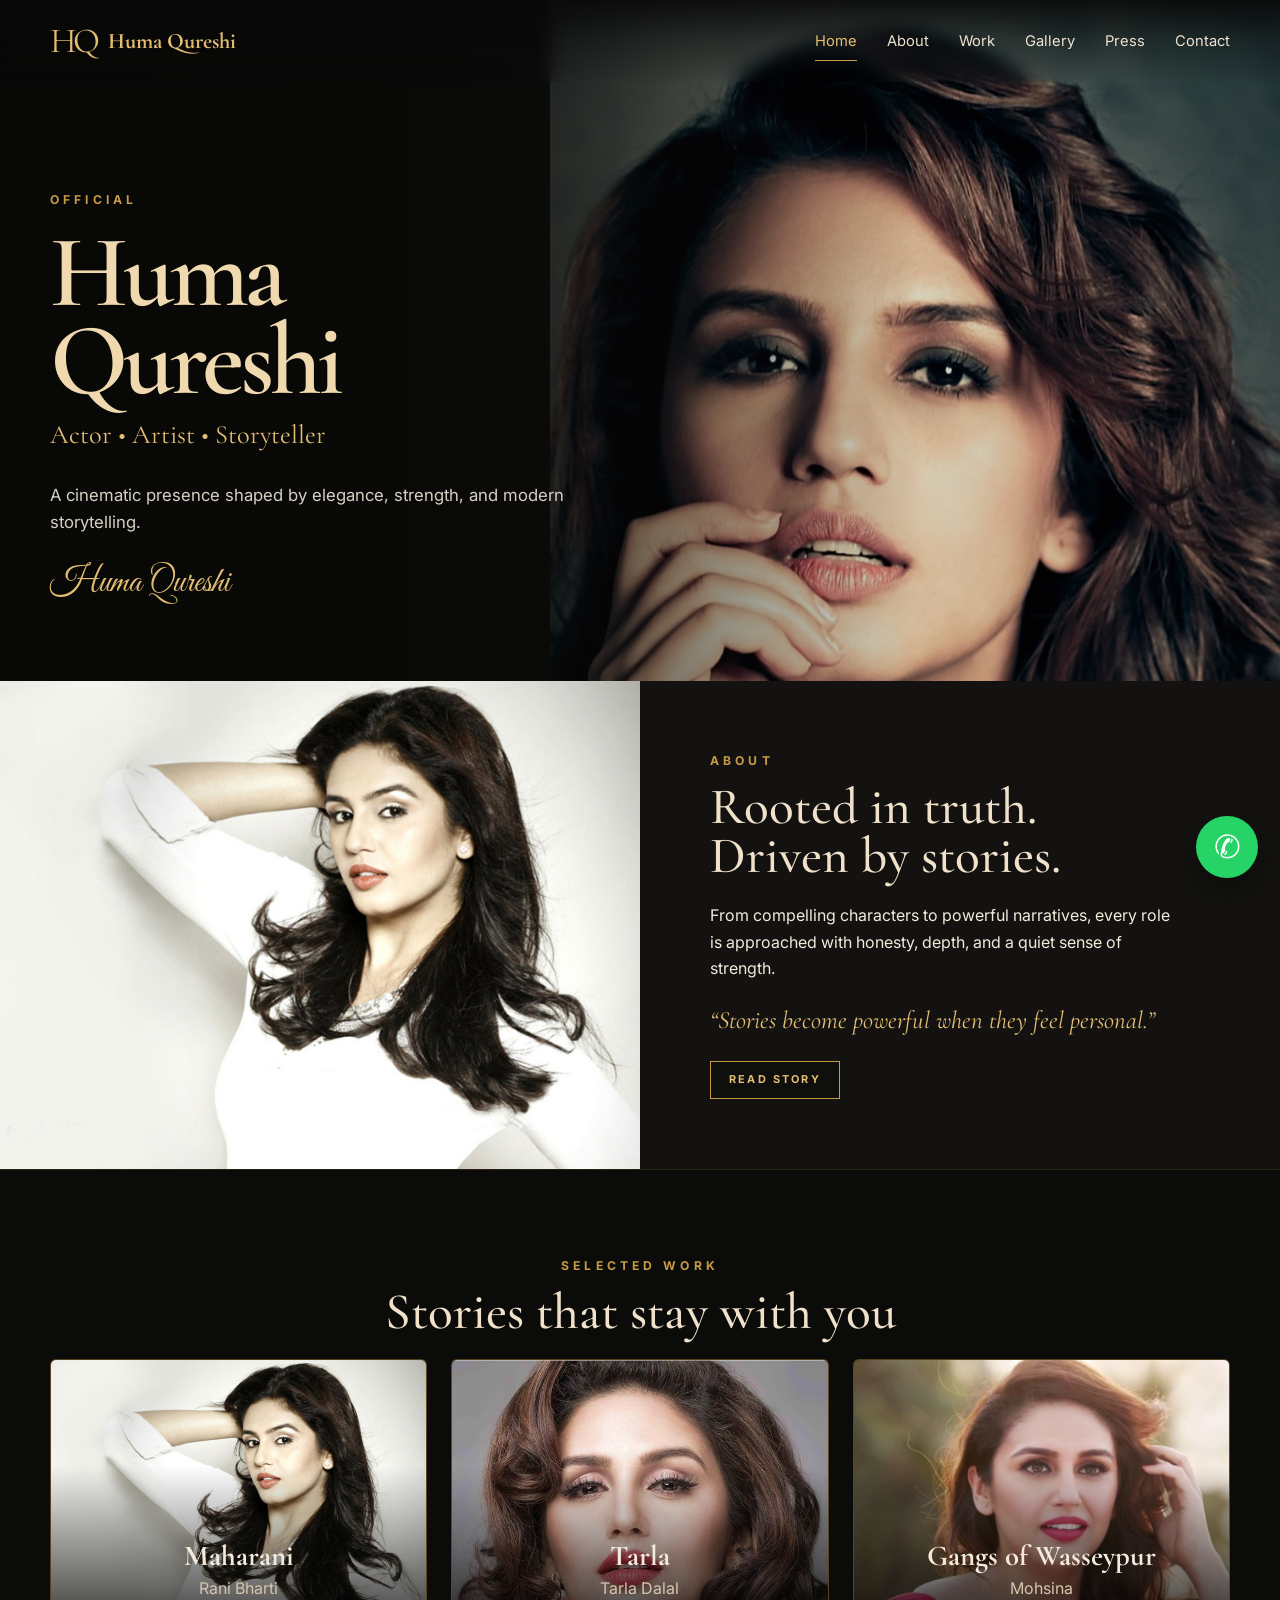
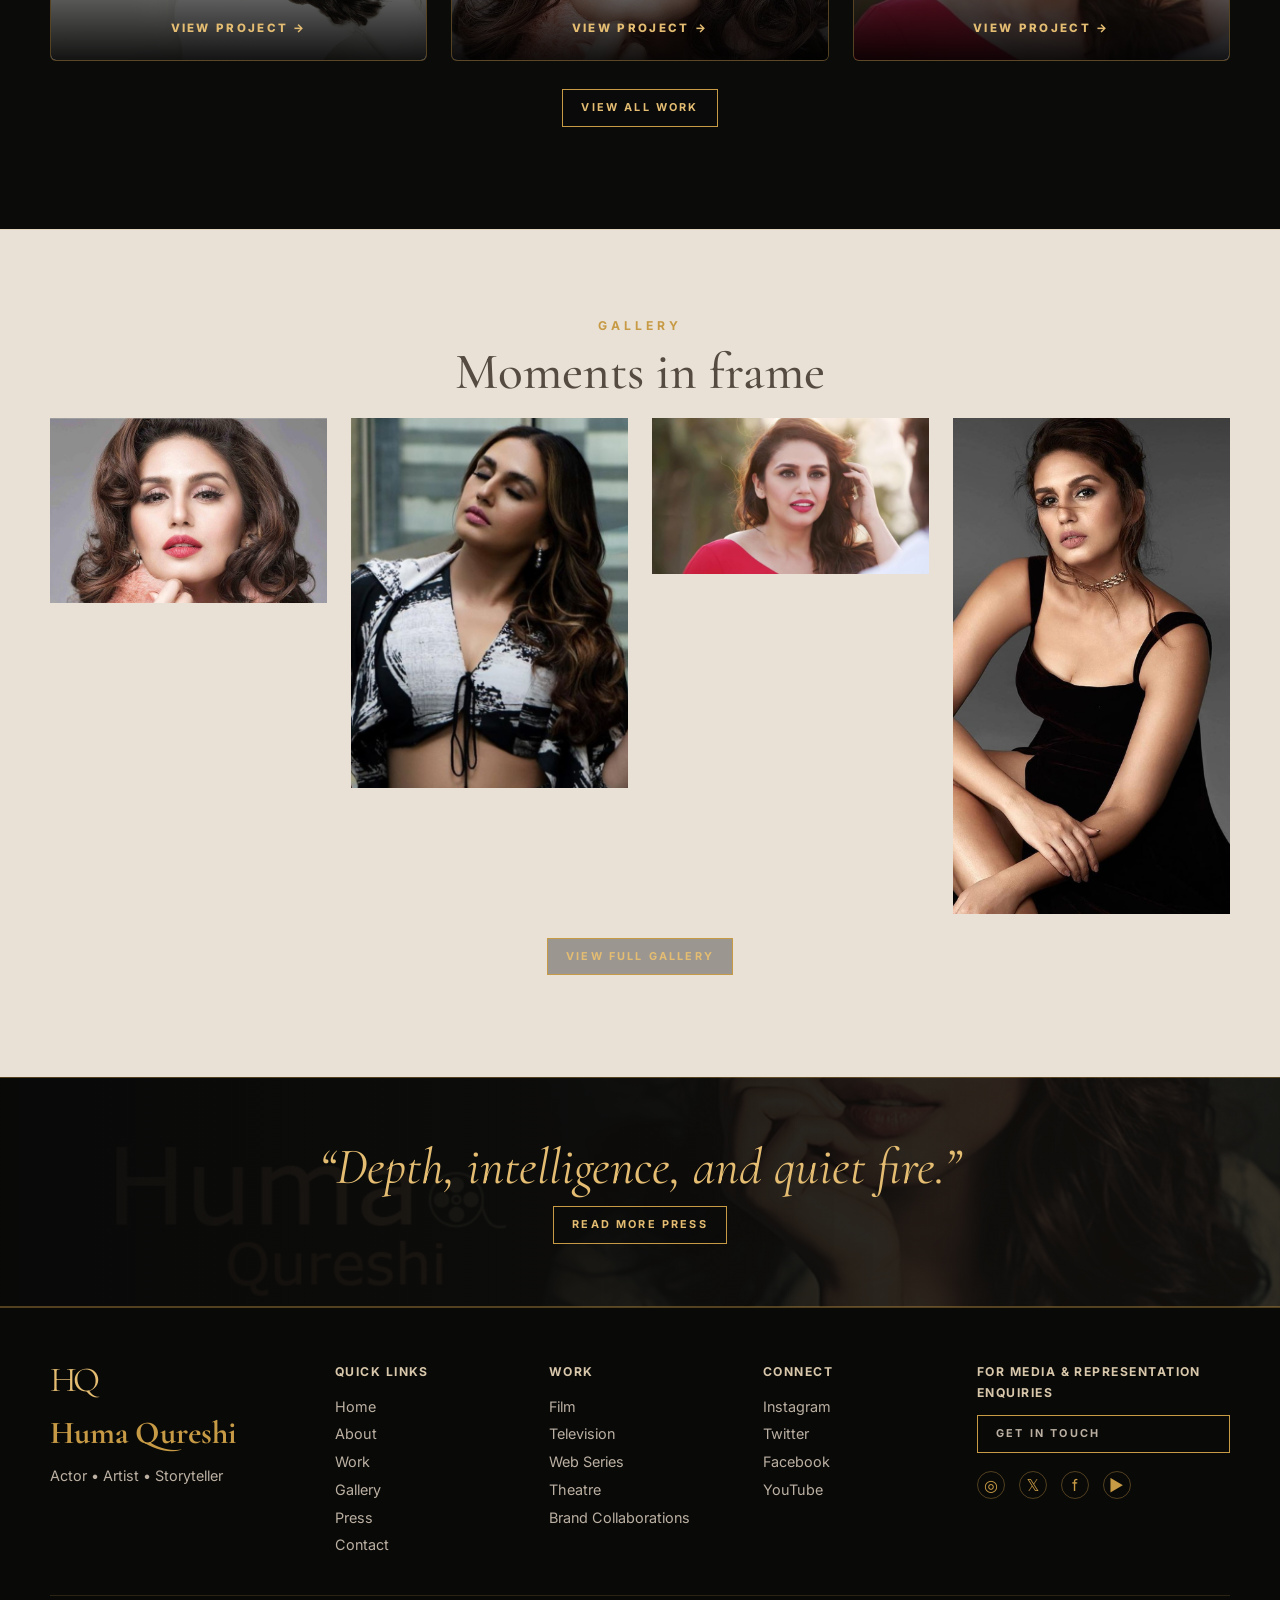
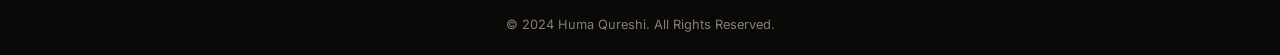
<file: index.html>
<!doctype html><html lang="en"><head><meta charset="utf-8"/><meta name="viewport" content="width=device-width, initial-scale=1"/><title>Huma Qureshi | Official Website</title><meta name="description" content="Official elegant portfolio website for Huma Qureshi."/><link rel="preconnect" href="https://fonts.googleapis.com"><link rel="preconnect" href="https://fonts.gstatic.com" crossorigin><link href="https://fonts.googleapis.com/css2?family=Cormorant+Garamond:wght@400;500;600;700&family=Great+Vibes&family=Inter:wght@300;400;500;600;700;800&display=swap" rel="stylesheet"><link rel="stylesheet" href="assets/styles.css"/></head><body><header class="site-header"><div class="container nav"><a class="brand" href="index.html"><span class="monogram">HQ</span><span class="brand-name">Huma Qureshi</span></a><button class="menu-toggle" aria-label="Open menu">Menu</button><nav class="nav-links"><a class="active" href="index.html">Home</a><a class="" href="about.html">About</a><a class="" href="work.html">Work</a><a class="" href="gallery.html">Gallery</a><a class="" href="press.html">Press</a><a class="" href="contact.html">Contact</a></nav></div></header><section class="hero"><img class="hero-img" src="images/huma-denim-hero.jpg" alt="Huma Qureshi portrait"><div class="container"><div class="hero-copy"><div class="kicker">Official</div><h1>Huma<br>Qureshi</h1><div class="hero-sub">Actor • Artist • Storyteller</div><p class="lead">A cinematic presence shaped by elegance, strength, and modern storytelling.</p><div class="signature">Huma Qureshi</div></div><div></div></div></section><section class="split"><div class="split-img" style="background-image:url('images/huma-white-studio.jpg')"></div><div class="split-copy"><div class="kicker">About</div><h2 class="title md">Rooted in truth.<br>Driven by stories.</h2><p>From compelling characters to powerful narratives, every role is approached with honesty, depth, and a quiet sense of strength.</p><p class="quote">“Stories become powerful when they feel personal.”</p><a class="btn small" href="about.html">Read Story</a></div></section><section class="section"><div class="container center"><div class="kicker">Selected Work</div><h2 class="title md">Stories that stay with you</h2><div class="grid three"><a class="card project-card" href="work.html"><img src="images/huma-white-studio.jpg" alt="Maharani"><div class="project-info"><h3>Maharani</h3><p>Rani Bharti</p><span class="link-gold">View Project →</span></div></a><a class="card project-card" href="work.html"><img src="images/huma-pink-glam.jpg" alt="Tarla"><div class="project-info"><h3>Tarla</h3><p>Tarla Dalal</p><span class="link-gold">View Project →</span></div></a><a class="card project-card" href="work.html"><img src="images/huma-red-outdoor.jpg" alt="Gangs of Wasseypur"><div class="project-info"><h3>Gangs of Wasseypur</h3><p>Mohsina</p><span class="link-gold">View Project →</span></div></a></div><p style="margin-top:28px"><a class="btn small" href="work.html">View All Work</a></p></div></section><section class="section" style="background:#e9e1d6;color:#161412"><div class="container center"><div class="kicker">Gallery</div><h2 class="title md" style="color:#554b40">Moments in frame</h2><div class="grid four"><img src="images/huma-pink-glam.jpg" alt="Gallery portrait"><img src="images/huma-black-dress.jpg" alt="Gallery portrait"><img src="images/huma-red-outdoor.jpg" alt="Gallery portrait"><img src="images/huma-black-dress-vertical.jpg" alt="Gallery portrait"></div><p style="margin-top:24px"><a class="btn small" href="gallery.html">View Full Gallery</a></p></div></section><section class="feature-band"><div class="inner"><blockquote>“Depth, intelligence, and quiet fire.”</blockquote><a class="btn small" href="press.html">Read More Press</a></div></section><footer class="footer"><div class="container footer-grid"><div><div class="brand"><span class="monogram">HQ</span></div><h3 class="serif gold" style="font-size:2rem;margin:.6rem 0 0">Huma Qureshi</h3><p class="gold">Actor • Artist • Storyteller</p></div><div><h4>Quick Links</h4><a href="index.html">Home</a><a href="about.html">About</a><a href="work.html">Work</a><a href="gallery.html">Gallery</a><a href="press.html">Press</a><a href="contact.html">Contact</a></div><div><h4>Work</h4><a href="work.html#filmography">Film</a><a href="work.html#filmography">Television</a><a href="work.html#filmography">Web Series</a><a href="work.html#approach">Theatre</a><a href="contact.html">Brand Collaborations</a></div><div><h4>Connect</h4><a href="#">Instagram</a><a href="#">Twitter</a><a href="#">Facebook</a><a href="#">YouTube</a></div><div><h4>For media & representation enquiries</h4><a class="btn small" href="contact.html">Get in Touch</a><div class="social"><span>◎</span><span>𝕏</span><span>f</span><span>▶</span></div></div></div><div class="container copyright">© 2024 Huma Qureshi. All Rights Reserved.</div></footer><div class="whatsapp-float"><div class="wa-chat"><div class="wa-head">Huma Qureshi Enquiry Assistant</div><div class="wa-body"><div class="wa-msg">Hello. Select an enquiry type and continue on WhatsApp.</div><div class="wa-quick"><button data-wa="Hello, I want to enquire about media or press coordination for Huma Qureshi.">Media & Press</button><button data-wa="Hello, I want to enquire about representation or management for Huma Qureshi.">Representation</button><button data-wa="Hello, I want to discuss a brand collaboration with Huma Qureshi.">Brand Collaboration</button><button data-wa="Hello, I want to enquire about an event appearance or speaking engagement for Huma Qureshi.">Event / Speaking</button></div></div></div><button class="wa-button" aria-label="Open WhatsApp enquiry bot">✆</button></div><script src="assets/script.js"></script></body></html>
</file>
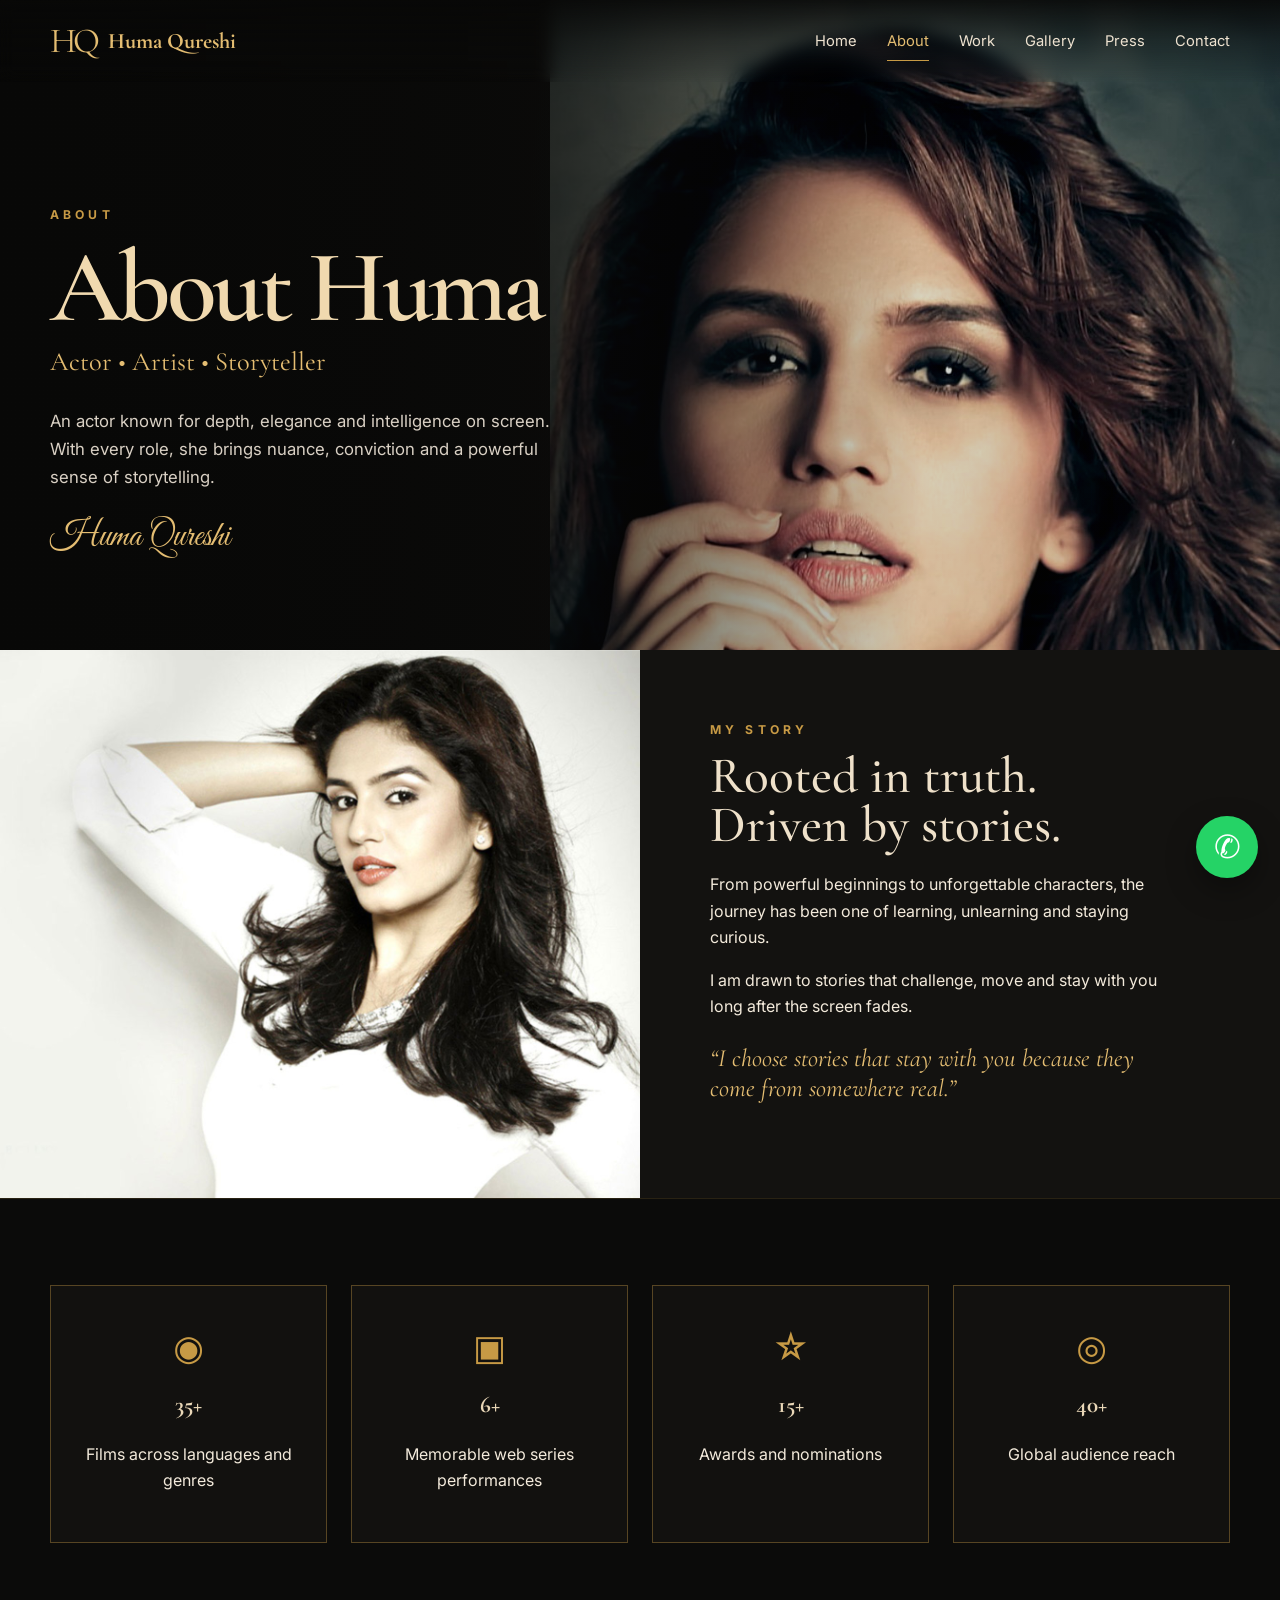
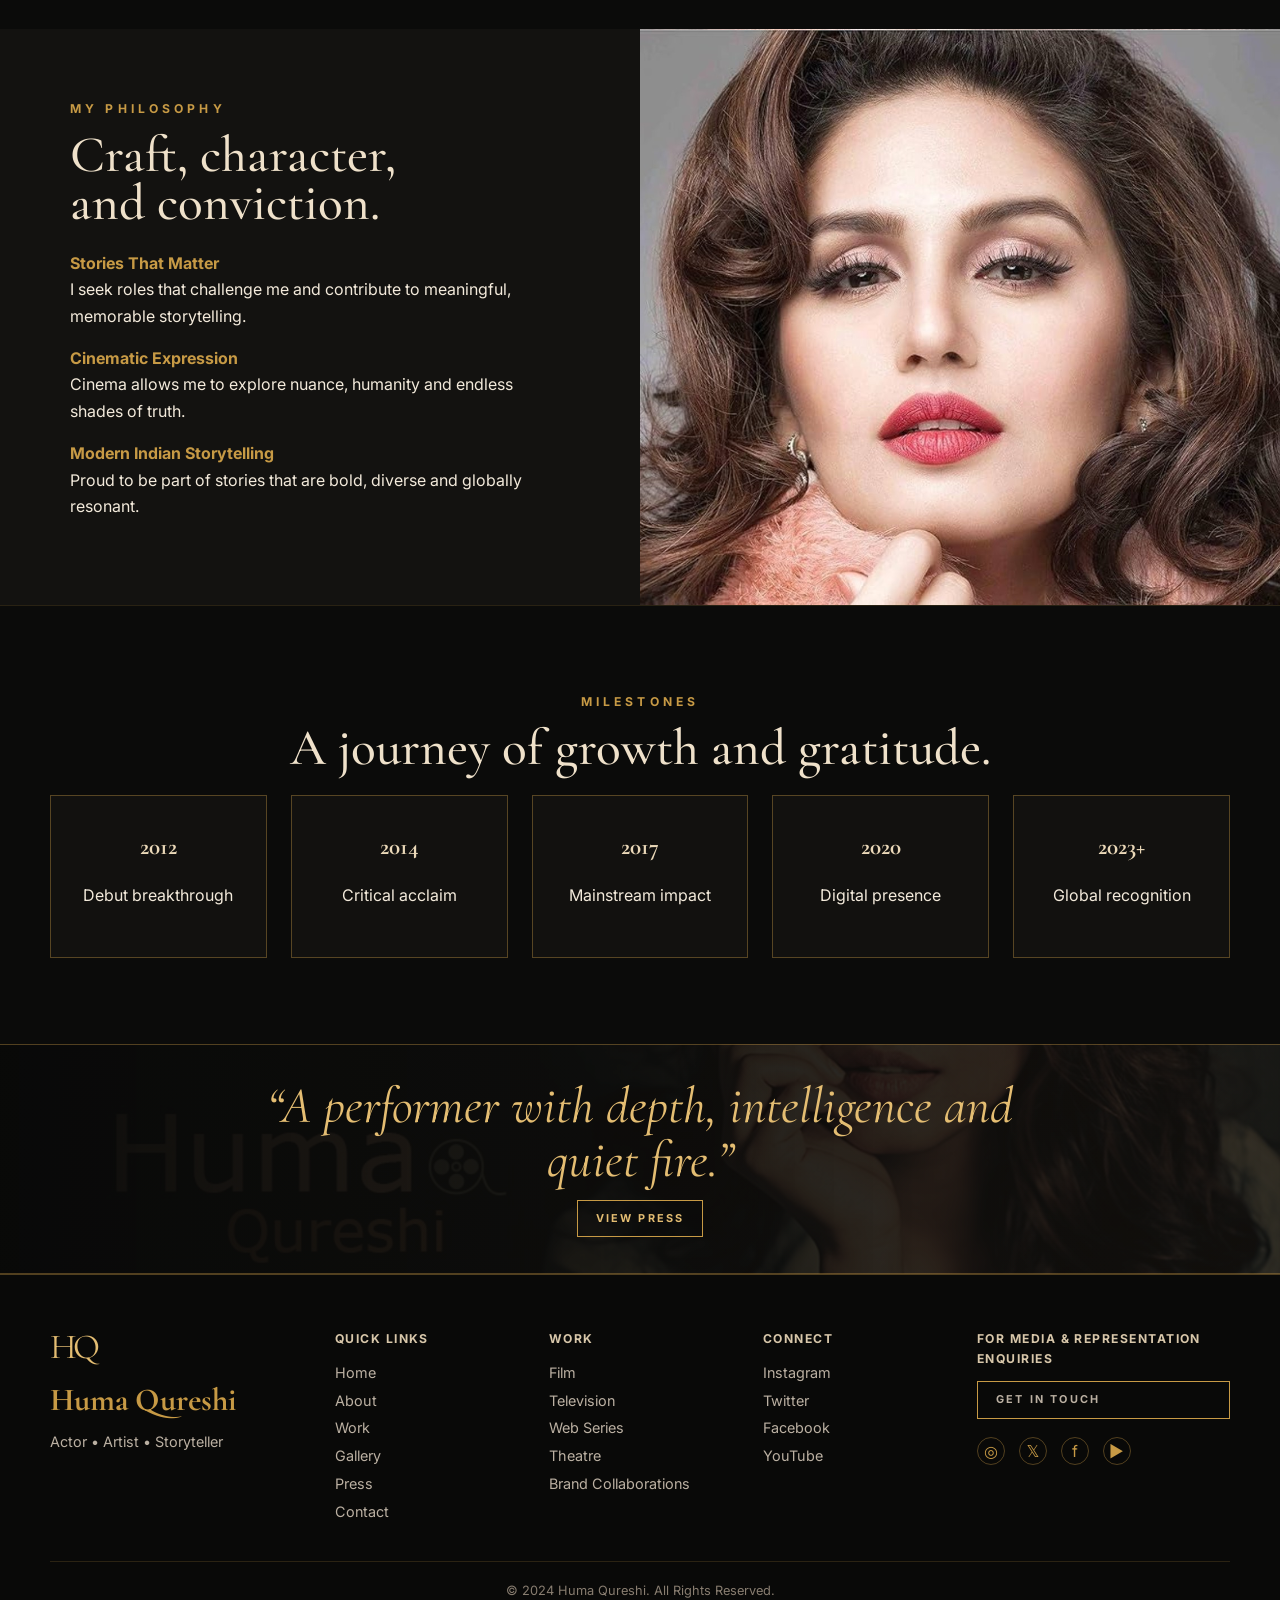
<file: about.html>
<!doctype html><html lang="en"><head><meta charset="utf-8"/><meta name="viewport" content="width=device-width, initial-scale=1"/><title>About Huma Qureshi</title><meta name="description" content="Official elegant portfolio website for Huma Qureshi."/><link rel="preconnect" href="https://fonts.googleapis.com"><link rel="preconnect" href="https://fonts.gstatic.com" crossorigin><link href="https://fonts.googleapis.com/css2?family=Cormorant+Garamond:wght@400;500;600;700&family=Great+Vibes&family=Inter:wght@300;400;500;600;700;800&display=swap" rel="stylesheet"><link rel="stylesheet" href="assets/styles.css"/></head><body><header class="site-header"><div class="container nav"><a class="brand" href="index.html"><span class="monogram">HQ</span><span class="brand-name">Huma Qureshi</span></a><button class="menu-toggle" aria-label="Open menu">Menu</button><nav class="nav-links"><a class="" href="index.html">Home</a><a class="active" href="about.html">About</a><a class="" href="work.html">Work</a><a class="" href="gallery.html">Gallery</a><a class="" href="press.html">Press</a><a class="" href="contact.html">Contact</a></nav></div></header><section class="hero"><img class="hero-img" src="images/huma-denim-hero.jpg" alt="Huma Qureshi portrait"><div class="container"><div class="hero-copy"><div class="kicker">About</div><h1>About Huma</h1><div class="hero-sub">Actor • Artist • Storyteller</div><p class="lead">An actor known for depth, elegance and intelligence on screen. With every role, she brings nuance, conviction and a powerful sense of storytelling.</p><div class="signature">Huma Qureshi</div></div><div></div></div></section><section class="split"><div class="split-img" style="background-image:url('images/huma-white-studio.jpg')"></div><div class="split-copy"><div class="kicker">My Story</div><h2 class="title md">Rooted in truth.<br>Driven by stories.</h2><p>From powerful beginnings to unforgettable characters, the journey has been one of learning, unlearning and staying curious.</p><p>I am drawn to stories that challenge, move and stay with you long after the screen fades.</p><p class="quote">“I choose stories that stay with you because they come from somewhere real.”</p></div></section><section class="section"><div class="container"><div class="grid four icon-row"><div class="tile"><div class="icon">◉</div><h3>35+</h3><p>Films across languages and genres</p></div><div class="tile"><div class="icon">▣</div><h3>6+</h3><p>Memorable web series performances</p></div><div class="tile"><div class="icon">☆</div><h3>15+</h3><p>Awards and nominations</p></div><div class="tile"><div class="icon">◎</div><h3>40+</h3><p>Global audience reach</p></div></div></div></section><section class="split"><div class="split-copy"><div class="kicker">My Philosophy</div><h2 class="title md">Craft, character,<br>and conviction.</h2><p><b class="gold">Stories That Matter</b><br>I seek roles that challenge me and contribute to meaningful, memorable storytelling.</p><p><b class="gold">Cinematic Expression</b><br>Cinema allows me to explore nuance, humanity and endless shades of truth.</p><p><b class="gold">Modern Indian Storytelling</b><br>Proud to be part of stories that are bold, diverse and globally resonant.</p></div><div class="split-img" style="background-image:url('images/huma-pink-glam.jpg')"></div></section><section class="section"><div class="container center"><div class="kicker">Milestones</div><h2 class="title md">A journey of growth and gratitude.</h2><div class="grid five icon-row"><div class="tile"><h3>2012</h3><p>Debut breakthrough</p></div><div class="tile"><h3>2014</h3><p>Critical acclaim</p></div><div class="tile"><h3>2017</h3><p>Mainstream impact</p></div><div class="tile"><h3>2020</h3><p>Digital presence</p></div><div class="tile"><h3>2023+</h3><p>Global recognition</p></div></div></div></section><section class="feature-band"><div class="inner"><blockquote>“A performer with depth, intelligence and quiet fire.”</blockquote><a class="btn small" href="press.html">View Press</a></div></section><footer class="footer"><div class="container footer-grid"><div><div class="brand"><span class="monogram">HQ</span></div><h3 class="serif gold" style="font-size:2rem;margin:.6rem 0 0">Huma Qureshi</h3><p class="gold">Actor • Artist • Storyteller</p></div><div><h4>Quick Links</h4><a href="index.html">Home</a><a href="about.html">About</a><a href="work.html">Work</a><a href="gallery.html">Gallery</a><a href="press.html">Press</a><a href="contact.html">Contact</a></div><div><h4>Work</h4><a href="work.html#filmography">Film</a><a href="work.html#filmography">Television</a><a href="work.html#filmography">Web Series</a><a href="work.html#approach">Theatre</a><a href="contact.html">Brand Collaborations</a></div><div><h4>Connect</h4><a href="#">Instagram</a><a href="#">Twitter</a><a href="#">Facebook</a><a href="#">YouTube</a></div><div><h4>For media & representation enquiries</h4><a class="btn small" href="contact.html">Get in Touch</a><div class="social"><span>◎</span><span>𝕏</span><span>f</span><span>▶</span></div></div></div><div class="container copyright">© 2024 Huma Qureshi. All Rights Reserved.</div></footer><div class="whatsapp-float"><div class="wa-chat"><div class="wa-head">Huma Qureshi Enquiry Assistant</div><div class="wa-body"><div class="wa-msg">Hello. Select an enquiry type and continue on WhatsApp.</div><div class="wa-quick"><button data-wa="Hello, I want to enquire about media or press coordination for Huma Qureshi.">Media & Press</button><button data-wa="Hello, I want to enquire about representation or management for Huma Qureshi.">Representation</button><button data-wa="Hello, I want to discuss a brand collaboration with Huma Qureshi.">Brand Collaboration</button><button data-wa="Hello, I want to enquire about an event appearance or speaking engagement for Huma Qureshi.">Event / Speaking</button></div></div></div><button class="wa-button" aria-label="Open WhatsApp enquiry bot">✆</button></div><script src="assets/script.js"></script></body></html>
</file>
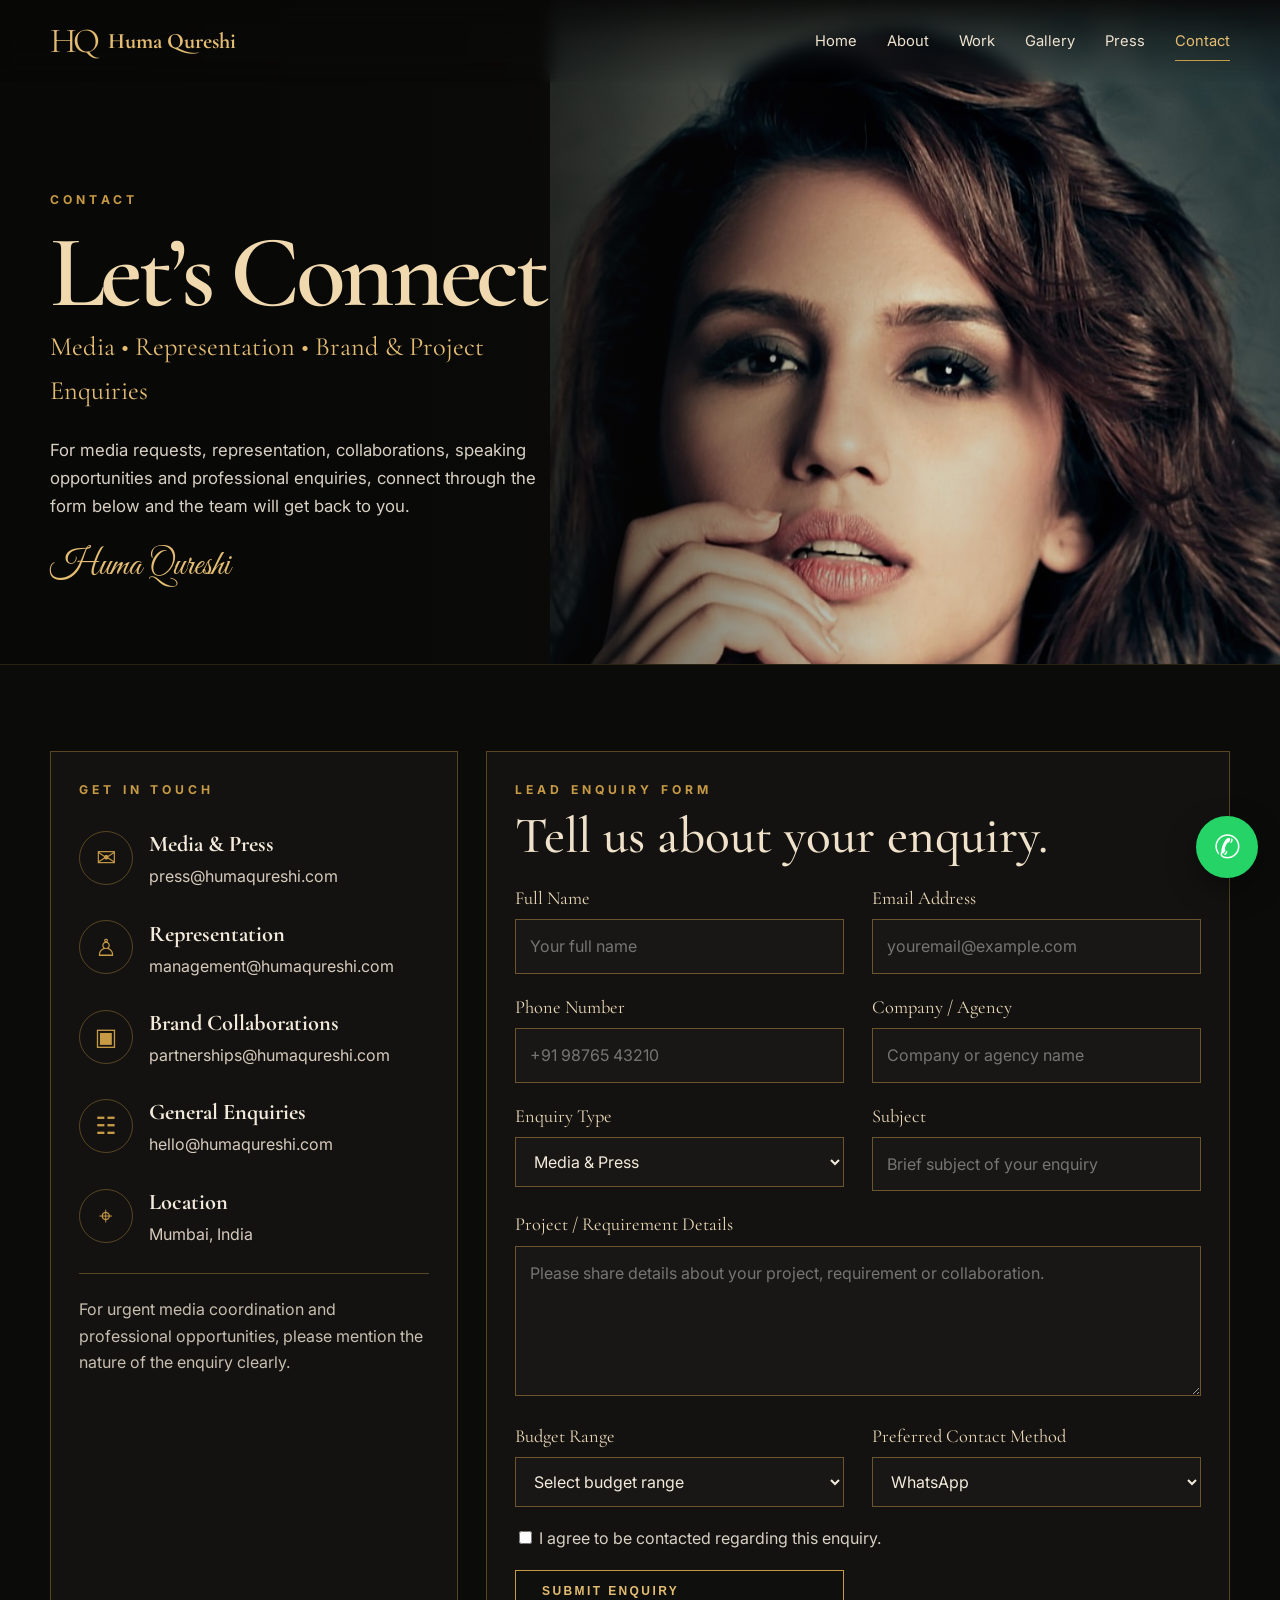
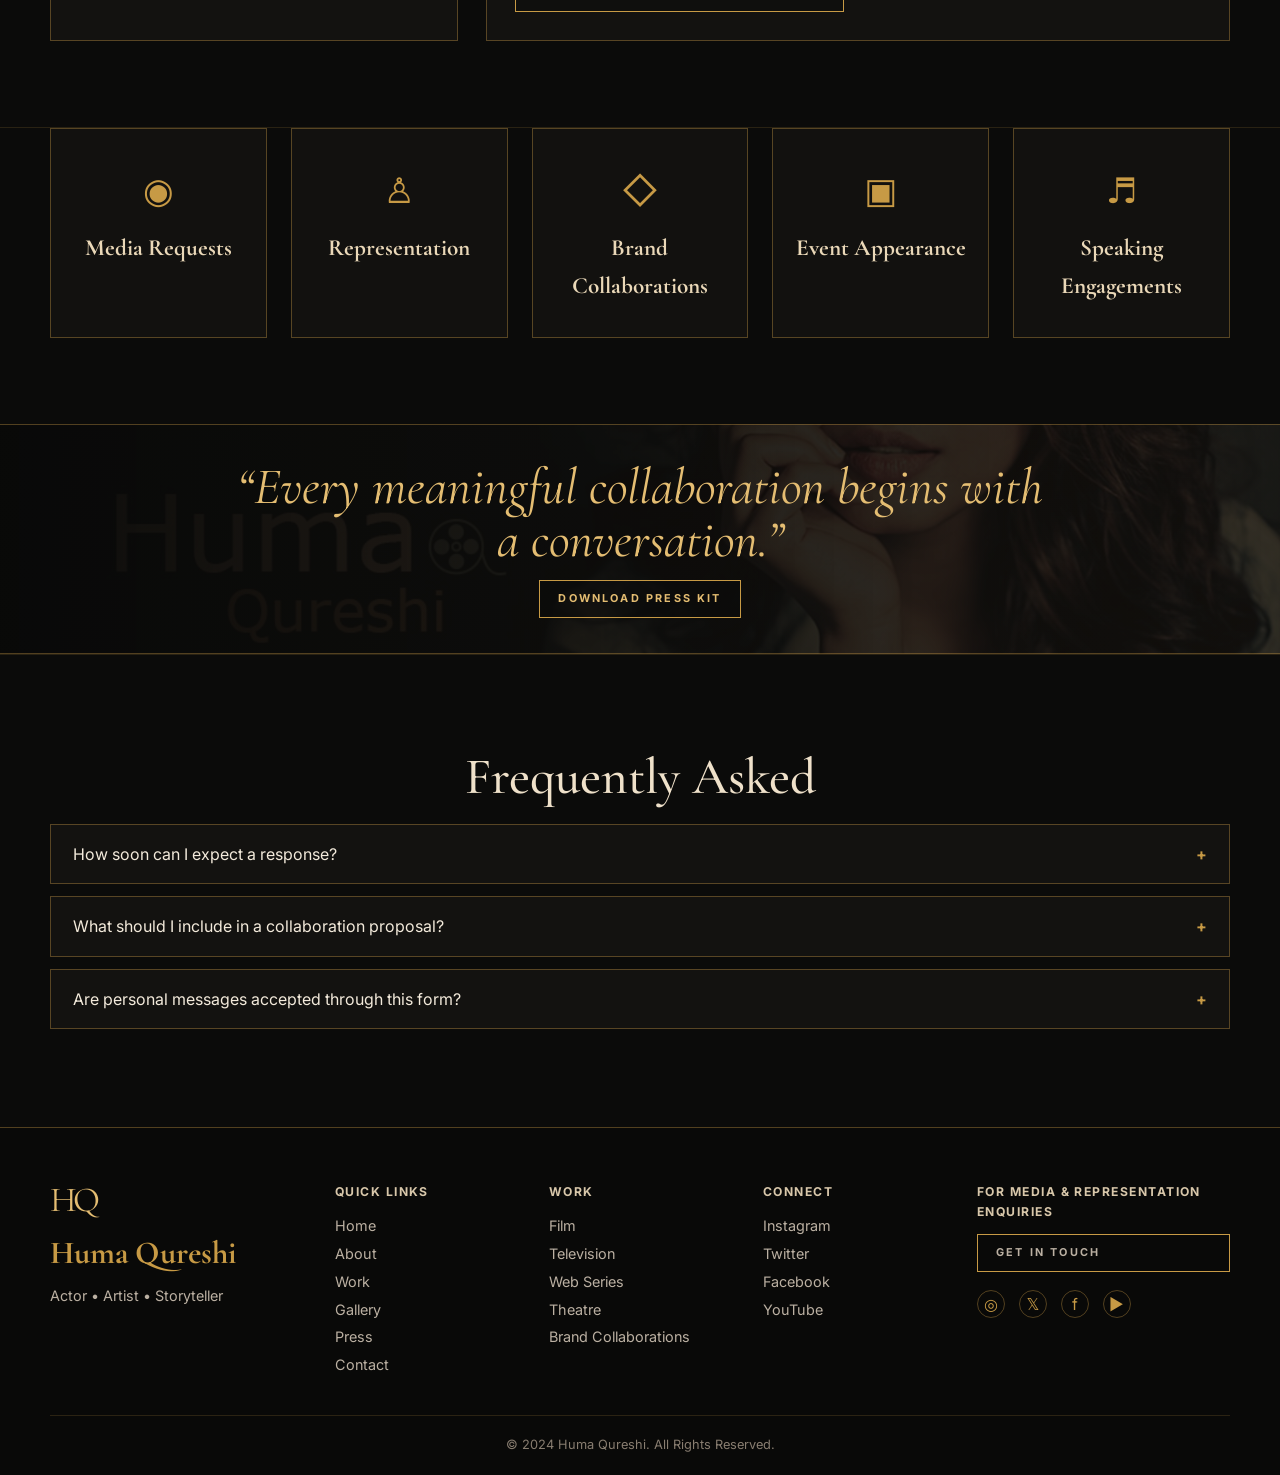
<file: contact.html>
<!doctype html><html lang="en"><head><meta charset="utf-8"/><meta name="viewport" content="width=device-width, initial-scale=1"/><title>Contact | Huma Qureshi</title><meta name="description" content="Official elegant portfolio website for Huma Qureshi."/><link rel="preconnect" href="https://fonts.googleapis.com"><link rel="preconnect" href="https://fonts.gstatic.com" crossorigin><link href="https://fonts.googleapis.com/css2?family=Cormorant+Garamond:wght@400;500;600;700&family=Great+Vibes&family=Inter:wght@300;400;500;600;700;800&display=swap" rel="stylesheet"><link rel="stylesheet" href="assets/styles.css"/></head><body><header class="site-header"><div class="container nav"><a class="brand" href="index.html"><span class="monogram">HQ</span><span class="brand-name">Huma Qureshi</span></a><button class="menu-toggle" aria-label="Open menu">Menu</button><nav class="nav-links"><a class="" href="index.html">Home</a><a class="" href="about.html">About</a><a class="" href="work.html">Work</a><a class="" href="gallery.html">Gallery</a><a class="" href="press.html">Press</a><a class="active" href="contact.html">Contact</a></nav></div></header><section class="hero"><img class="hero-img" src="images/huma-denim-hero.jpg" alt="Huma Qureshi portrait"><div class="container"><div class="hero-copy"><div class="kicker">Contact</div><h1>Let’s Connect</h1><div class="hero-sub">Media • Representation • Brand & Project Enquiries</div><p class="lead">For media requests, representation, collaborations, speaking opportunities and professional enquiries, connect through the form below and the team will get back to you.</p><div class="signature">Huma Qureshi</div></div><div></div></div></section><section class="section"><div class="container contact-wrap"><aside class="contact-panel"><div class="kicker">Get in Touch</div><div class="contact-item"><div class="contact-icon">✉</div><div><h3>Media & Press</h3><p>press@humaqureshi.com</p></div></div><div class="contact-item"><div class="contact-icon">♙</div><div><h3>Representation</h3><p>management@humaqureshi.com</p></div></div><div class="contact-item"><div class="contact-icon">▣</div><div><h3>Brand Collaborations</h3><p>partnerships@humaqureshi.com</p></div></div><div class="contact-item"><div class="contact-icon">☷</div><div><h3>General Enquiries</h3><p>hello@humaqureshi.com</p></div></div><div class="contact-item"><div class="contact-icon">⌖</div><div><h3>Location</h3><p>Mumbai, India</p></div></div><p style="border-top:1px solid var(--line);padding-top:22px;color:#c8beb0">For urgent media coordination and professional opportunities, please mention the nature of the enquiry clearly.</p></aside><div class="form-panel"><div class="kicker">Lead Enquiry Form</div><h2 class="title md">Tell us about your enquiry.</h2><form id="leadForm" class="lead-form"><div class="field"><label>Full Name</label><input name="name" required placeholder="Your full name"></div><div class="field"><label>Email Address</label><input type="email" name="email" required placeholder="youremail@example.com"></div><div class="field"><label>Phone Number</label><input name="phone" placeholder="+91 98765 43210"></div><div class="field"><label>Company / Agency</label><input name="company" placeholder="Company or agency name"></div><div class="field"><label>Enquiry Type</label><select name="type"><option>Media & Press</option><option>Representation</option><option>Brand Collaboration</option><option>Event Appearance</option><option>Speaking Engagement</option></select></div><div class="field"><label>Subject</label><input name="subject" placeholder="Brief subject of your enquiry"></div><div class="field full"><label>Project / Requirement Details</label><textarea name="details" placeholder="Please share details about your project, requirement or collaboration."></textarea></div><div class="field"><label>Budget Range</label><select name="budget"><option>Select budget range</option><option>Under ₹5 lakh</option><option>₹5–15 lakh</option><option>₹15–50 lakh</option><option>₹50 lakh+</option></select></div><div class="field"><label>Preferred Contact Method</label><select name="contactMethod"><option>WhatsApp</option><option>Email</option><option>Phone Call</option></select></div><label class="checkbox"><input type="checkbox" required> I agree to be contacted regarding this enquiry.</label><button class="btn" type="submit">Submit Enquiry</button></form></div></div></section><section class="section" style="padding-top:0"><div class="container grid five icon-row"><div class="tile"><div class="icon">◉</div><h3>Media Requests</h3></div><div class="tile"><div class="icon">♙</div><h3>Representation</h3></div><div class="tile"><div class="icon">◇</div><h3>Brand Collaborations</h3></div><div class="tile"><div class="icon">▣</div><h3>Event Appearance</h3></div><div class="tile"><div class="icon">♬</div><h3>Speaking Engagements</h3></div></div></section><section class="feature-band"><div class="inner"><blockquote>“Every meaningful collaboration begins with a conversation.”</blockquote><a class="btn small" href="press.html">Download Press Kit</a></div></section><section class="section"><div class="container"><h2 class="title md center">Frequently Asked</h2><div class="faq-row"><span>How soon can I expect a response?</span><b class="gold">+</b></div><div class="faq-row"><span>What should I include in a collaboration proposal?</span><b class="gold">+</b></div><div class="faq-row"><span>Are personal messages accepted through this form?</span><b class="gold">+</b></div></div></section><footer class="footer"><div class="container footer-grid"><div><div class="brand"><span class="monogram">HQ</span></div><h3 class="serif gold" style="font-size:2rem;margin:.6rem 0 0">Huma Qureshi</h3><p class="gold">Actor • Artist • Storyteller</p></div><div><h4>Quick Links</h4><a href="index.html">Home</a><a href="about.html">About</a><a href="work.html">Work</a><a href="gallery.html">Gallery</a><a href="press.html">Press</a><a href="contact.html">Contact</a></div><div><h4>Work</h4><a href="work.html#filmography">Film</a><a href="work.html#filmography">Television</a><a href="work.html#filmography">Web Series</a><a href="work.html#approach">Theatre</a><a href="contact.html">Brand Collaborations</a></div><div><h4>Connect</h4><a href="#">Instagram</a><a href="#">Twitter</a><a href="#">Facebook</a><a href="#">YouTube</a></div><div><h4>For media & representation enquiries</h4><a class="btn small" href="contact.html">Get in Touch</a><div class="social"><span>◎</span><span>𝕏</span><span>f</span><span>▶</span></div></div></div><div class="container copyright">© 2024 Huma Qureshi. All Rights Reserved.</div></footer><div class="whatsapp-float"><div class="wa-chat"><div class="wa-head">Huma Qureshi Enquiry Assistant</div><div class="wa-body"><div class="wa-msg">Hello. Select an enquiry type and continue on WhatsApp.</div><div class="wa-quick"><button data-wa="Hello, I want to enquire about media or press coordination for Huma Qureshi.">Media & Press</button><button data-wa="Hello, I want to enquire about representation or management for Huma Qureshi.">Representation</button><button data-wa="Hello, I want to discuss a brand collaboration with Huma Qureshi.">Brand Collaboration</button><button data-wa="Hello, I want to enquire about an event appearance or speaking engagement for Huma Qureshi.">Event / Speaking</button></div></div></div><button class="wa-button" aria-label="Open WhatsApp enquiry bot">✆</button></div><script src="assets/script.js"></script></body></html>
</file>
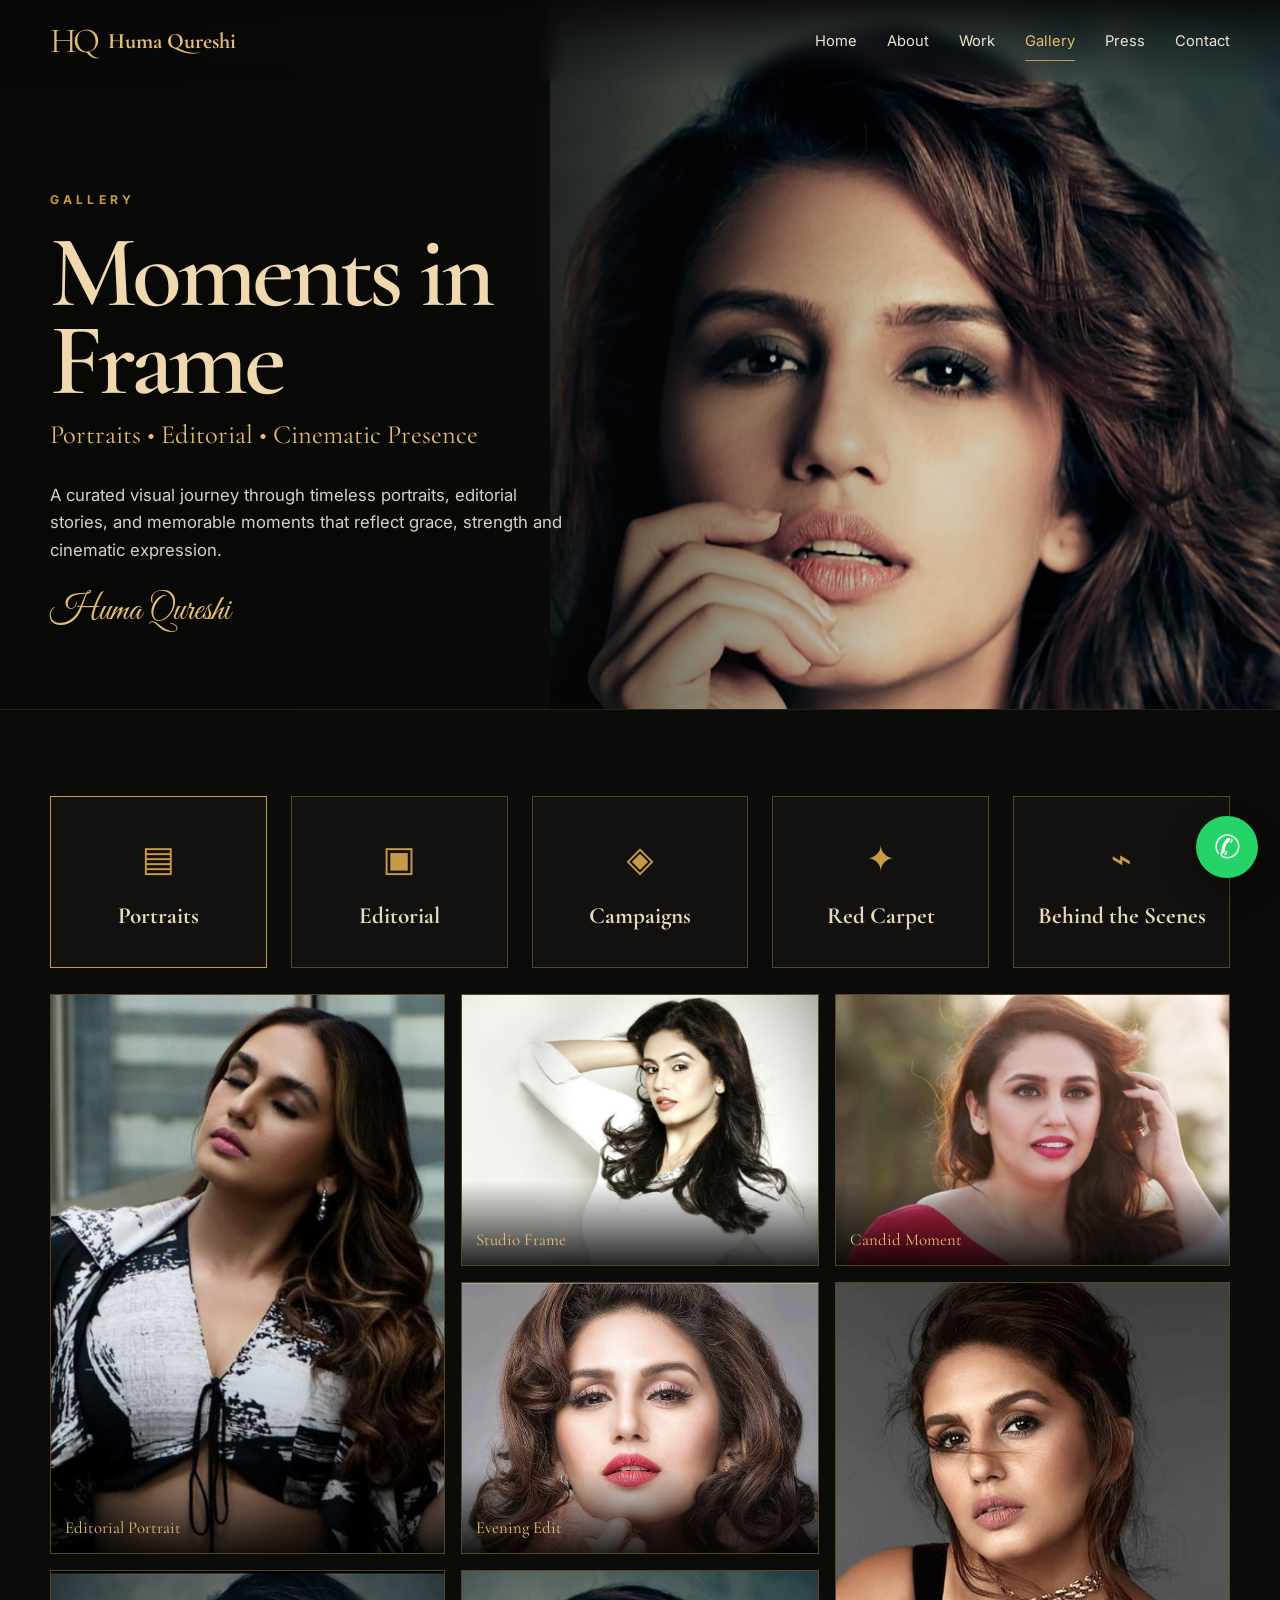
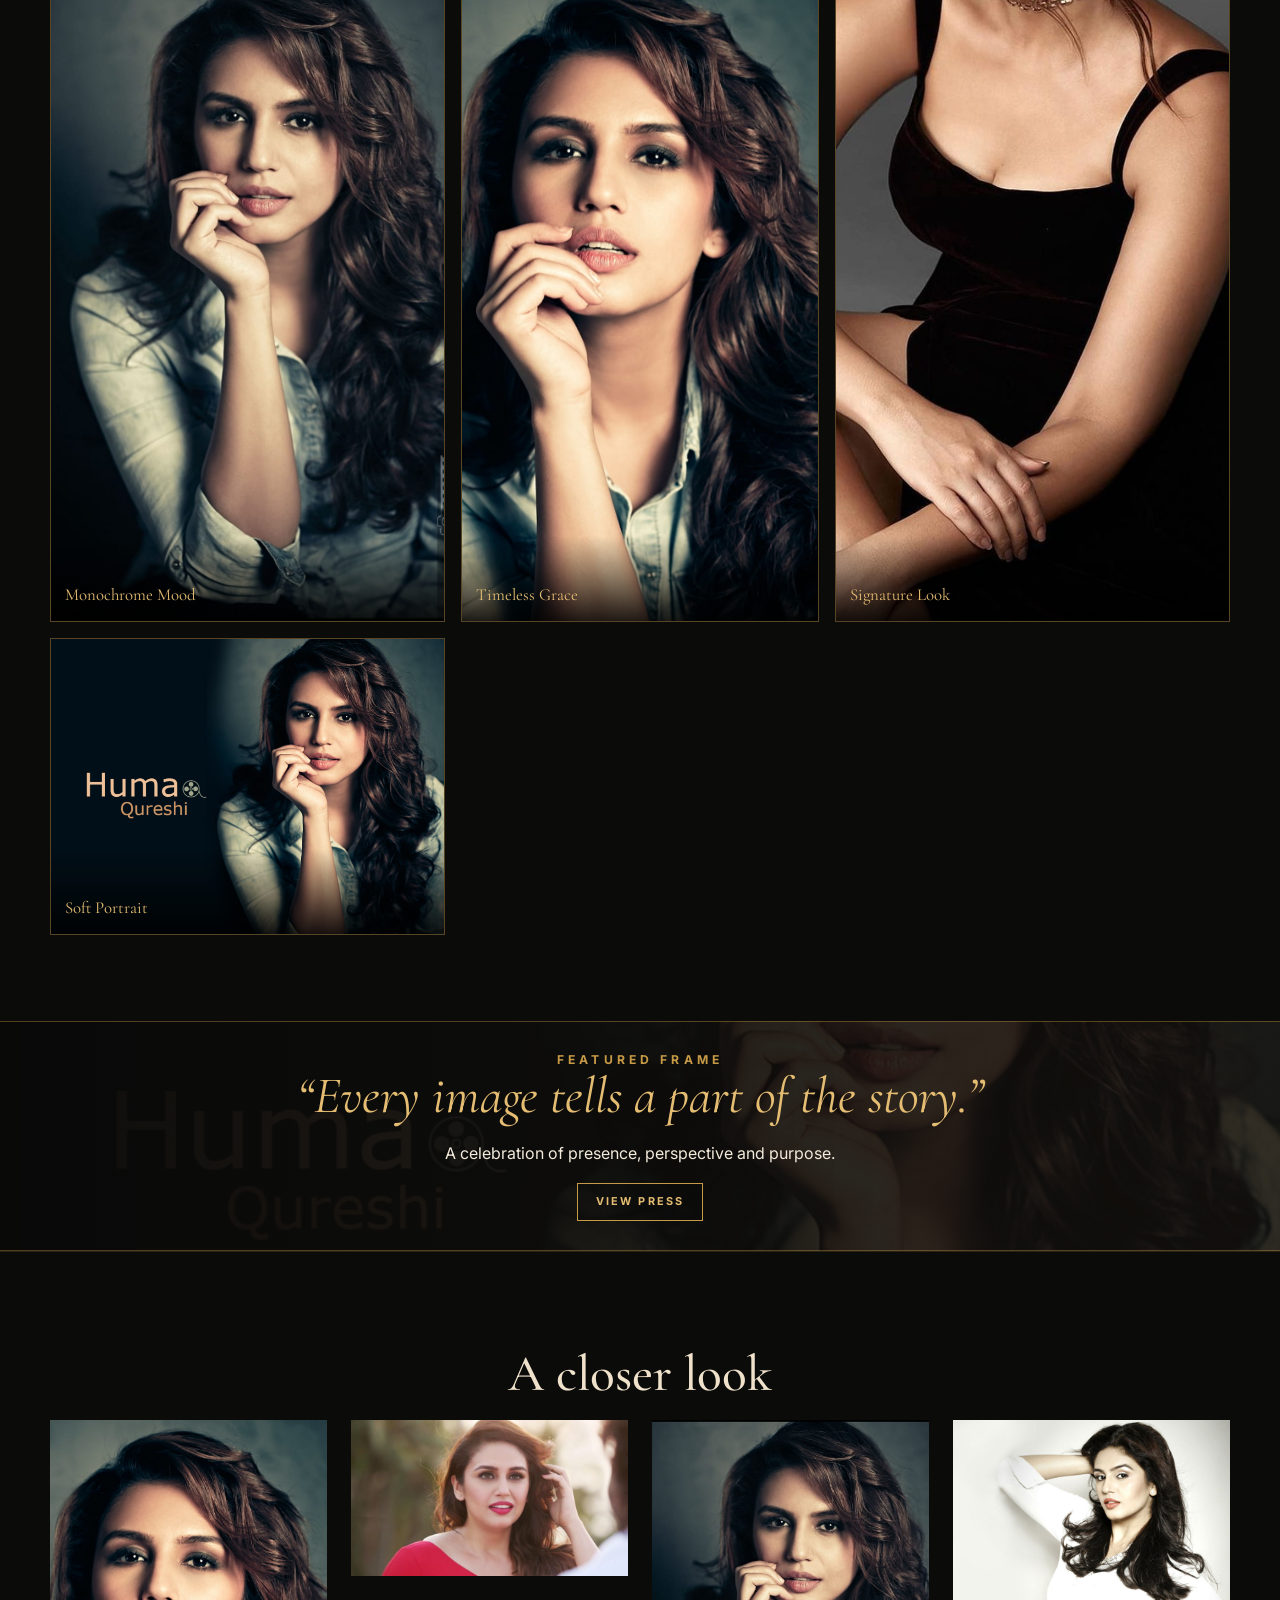
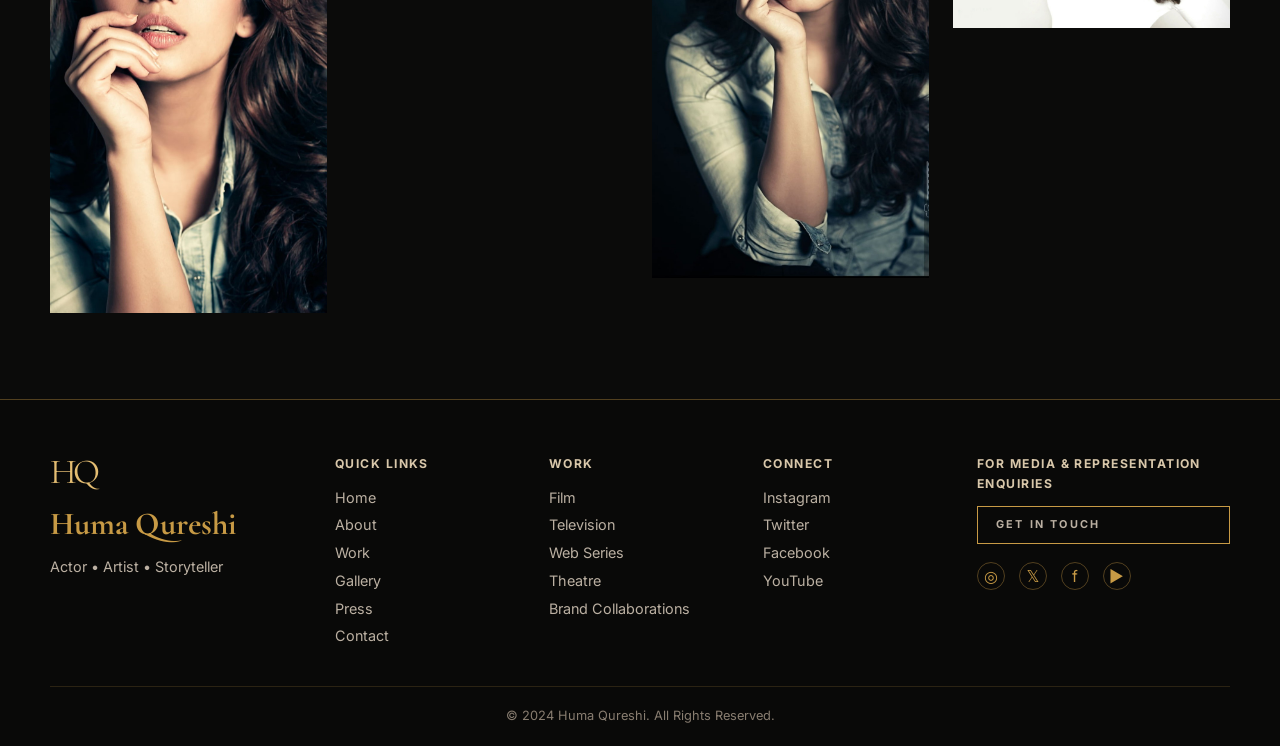
<file: gallery.html>
<!doctype html><html lang="en"><head><meta charset="utf-8"/><meta name="viewport" content="width=device-width, initial-scale=1"/><title>Gallery | Huma Qureshi</title><meta name="description" content="Official elegant portfolio website for Huma Qureshi."/><link rel="preconnect" href="https://fonts.googleapis.com"><link rel="preconnect" href="https://fonts.gstatic.com" crossorigin><link href="https://fonts.googleapis.com/css2?family=Cormorant+Garamond:wght@400;500;600;700&family=Great+Vibes&family=Inter:wght@300;400;500;600;700;800&display=swap" rel="stylesheet"><link rel="stylesheet" href="assets/styles.css"/></head><body><header class="site-header"><div class="container nav"><a class="brand" href="index.html"><span class="monogram">HQ</span><span class="brand-name">Huma Qureshi</span></a><button class="menu-toggle" aria-label="Open menu">Menu</button><nav class="nav-links"><a class="" href="index.html">Home</a><a class="" href="about.html">About</a><a class="" href="work.html">Work</a><a class="active" href="gallery.html">Gallery</a><a class="" href="press.html">Press</a><a class="" href="contact.html">Contact</a></nav></div></header><section class="hero"><img class="hero-img" src="images/huma-denim-hero.jpg" alt="Huma Qureshi portrait"><div class="container"><div class="hero-copy"><div class="kicker">Gallery</div><h1>Moments in Frame</h1><div class="hero-sub">Portraits • Editorial • Cinematic Presence</div><p class="lead">A curated visual journey through timeless portraits, editorial stories, and memorable moments that reflect grace, strength and cinematic expression.</p><div class="signature">Huma Qureshi</div></div><div></div></div></section><section class="section"><div class="container"><div class="grid five icon-row" style="margin-bottom:26px"><div class="tile" style="border-color:var(--gold)"><div class="icon">▤</div><h3>Portraits</h3></div><div class="tile"><div class="icon">▣</div><h3>Editorial</h3></div><div class="tile"><div class="icon">◈</div><h3>Campaigns</h3></div><div class="tile"><div class="icon">✦</div><h3>Red Carpet</h3></div><div class="tile"><div class="icon">⌁</div><h3>Behind the Scenes</h3></div></div><div class="gallery-grid"><div class="gallery-tile tall"><img src="images/huma-black-dress.jpg" alt="Editorial Portrait"><div class="caption">Editorial Portrait</div></div><div class="gallery-tile wide"><img src="images/huma-white-studio.jpg" alt="Studio Frame"><div class="caption">Studio Frame</div></div><div class="gallery-tile wide"><img src="images/huma-red-outdoor.jpg" alt="Candid Moment"><div class="caption">Candid Moment</div></div><div class="gallery-tile wide"><img src="images/huma-pink-glam.jpg" alt="Evening Edit"><div class="caption">Evening Edit</div></div><div class="gallery-tile tall"><img src="images/huma-black-dress-vertical.jpg" alt="Signature Look"><div class="caption">Signature Look</div></div><div class="gallery-tile wide"><img src="images/huma-denim-vertical.jpg" alt="Monochrome Mood"><div class="caption">Monochrome Mood</div></div><div class="gallery-tile wide"><img src="images/huma-denim-hero.jpg" alt="Timeless Grace"><div class="caption">Timeless Grace</div></div><div class="gallery-tile wide"><img src="images/huma-logo-wide.jpg" alt="Soft Portrait"><div class="caption">Soft Portrait</div></div></div></div></section><section class="feature-band"><div class="inner"><div class="kicker">Featured Frame</div><blockquote>“Every image tells a part of the story.”</blockquote><p>A celebration of presence, perspective and purpose.</p><a class="btn small" href="press.html">View Press</a></div></section><section class="section"><div class="container center"><h2 class="title md">A closer look</h2><div class="grid four"><img src="images/huma-denim-hero.jpg"><img src="images/huma-red-outdoor.jpg"><img src="images/huma-denim-vertical.jpg"><img src="images/huma-white-studio.jpg"></div></div></section><footer class="footer"><div class="container footer-grid"><div><div class="brand"><span class="monogram">HQ</span></div><h3 class="serif gold" style="font-size:2rem;margin:.6rem 0 0">Huma Qureshi</h3><p class="gold">Actor • Artist • Storyteller</p></div><div><h4>Quick Links</h4><a href="index.html">Home</a><a href="about.html">About</a><a href="work.html">Work</a><a href="gallery.html">Gallery</a><a href="press.html">Press</a><a href="contact.html">Contact</a></div><div><h4>Work</h4><a href="work.html#filmography">Film</a><a href="work.html#filmography">Television</a><a href="work.html#filmography">Web Series</a><a href="work.html#approach">Theatre</a><a href="contact.html">Brand Collaborations</a></div><div><h4>Connect</h4><a href="#">Instagram</a><a href="#">Twitter</a><a href="#">Facebook</a><a href="#">YouTube</a></div><div><h4>For media & representation enquiries</h4><a class="btn small" href="contact.html">Get in Touch</a><div class="social"><span>◎</span><span>𝕏</span><span>f</span><span>▶</span></div></div></div><div class="container copyright">© 2024 Huma Qureshi. All Rights Reserved.</div></footer><div class="whatsapp-float"><div class="wa-chat"><div class="wa-head">Huma Qureshi Enquiry Assistant</div><div class="wa-body"><div class="wa-msg">Hello. Select an enquiry type and continue on WhatsApp.</div><div class="wa-quick"><button data-wa="Hello, I want to enquire about media or press coordination for Huma Qureshi.">Media & Press</button><button data-wa="Hello, I want to enquire about representation or management for Huma Qureshi.">Representation</button><button data-wa="Hello, I want to discuss a brand collaboration with Huma Qureshi.">Brand Collaboration</button><button data-wa="Hello, I want to enquire about an event appearance or speaking engagement for Huma Qureshi.">Event / Speaking</button></div></div></div><button class="wa-button" aria-label="Open WhatsApp enquiry bot">✆</button></div><script src="assets/script.js"></script></body></html>
</file>
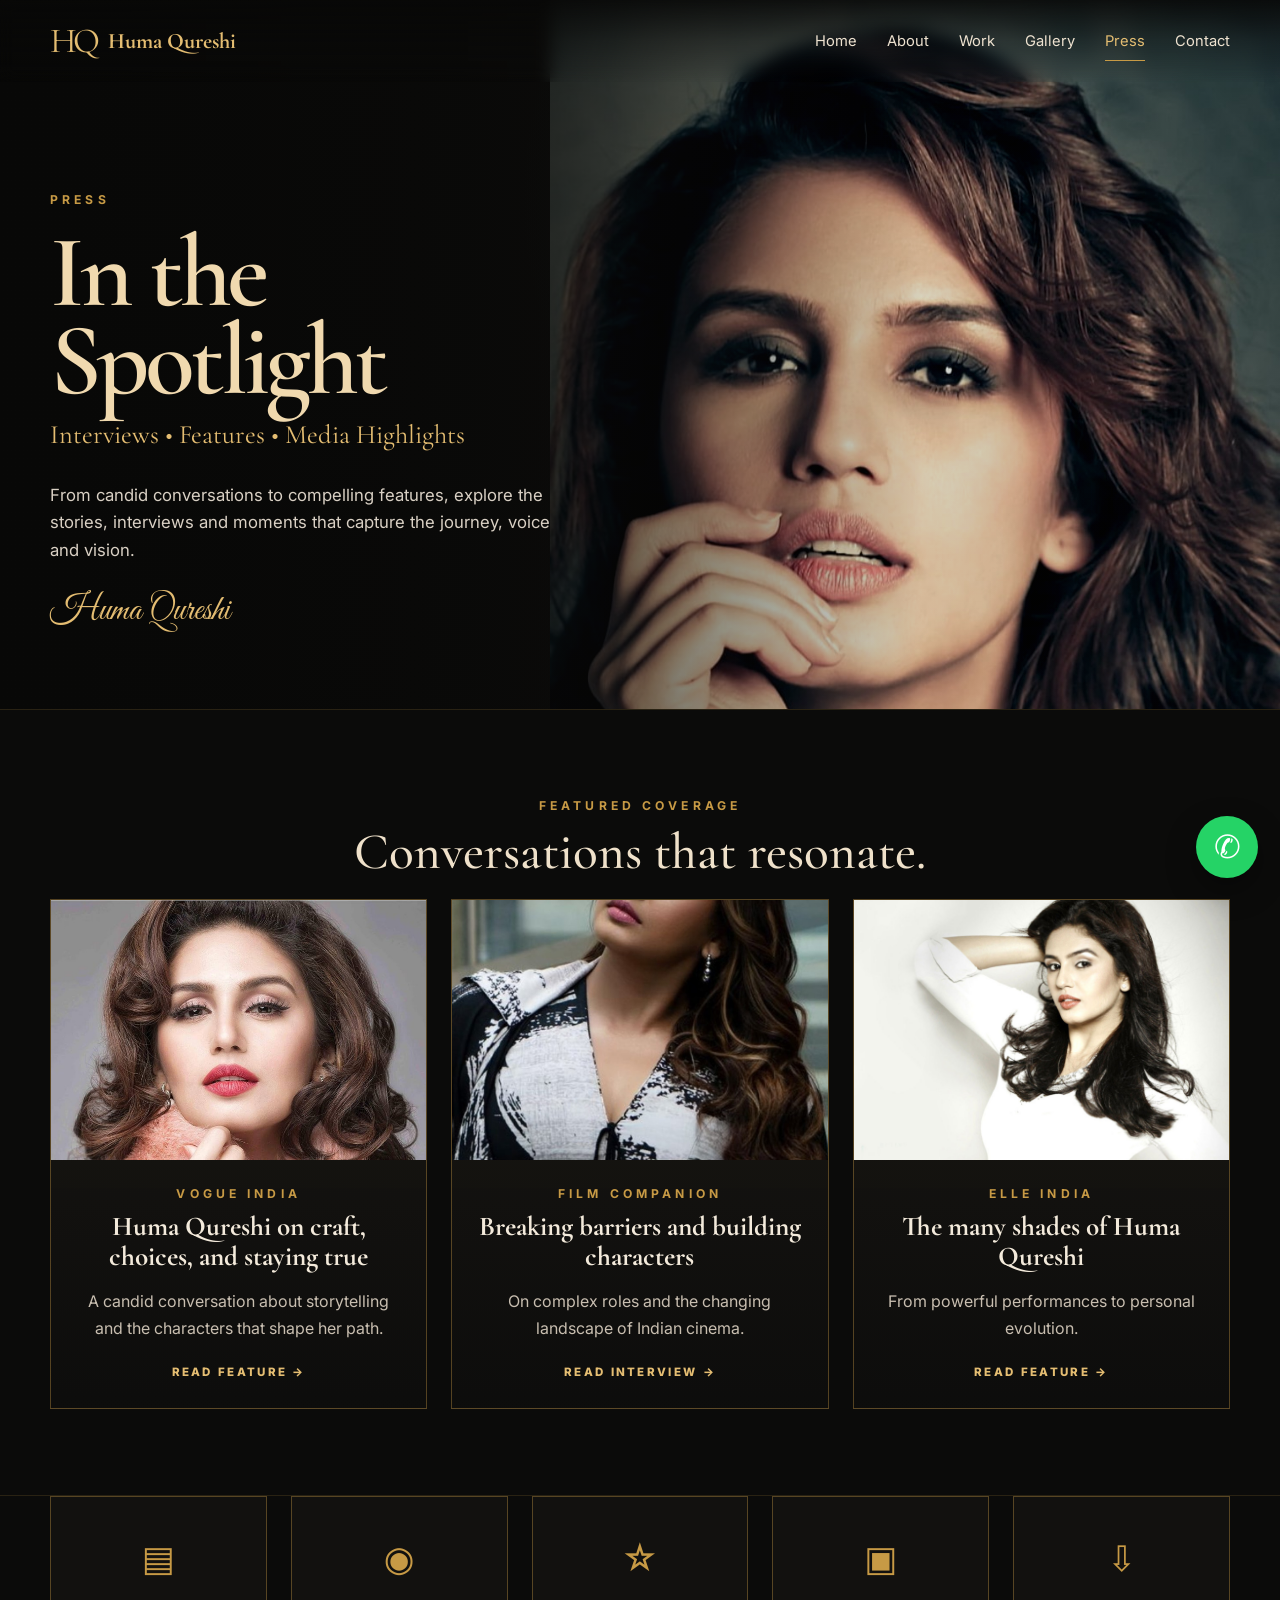
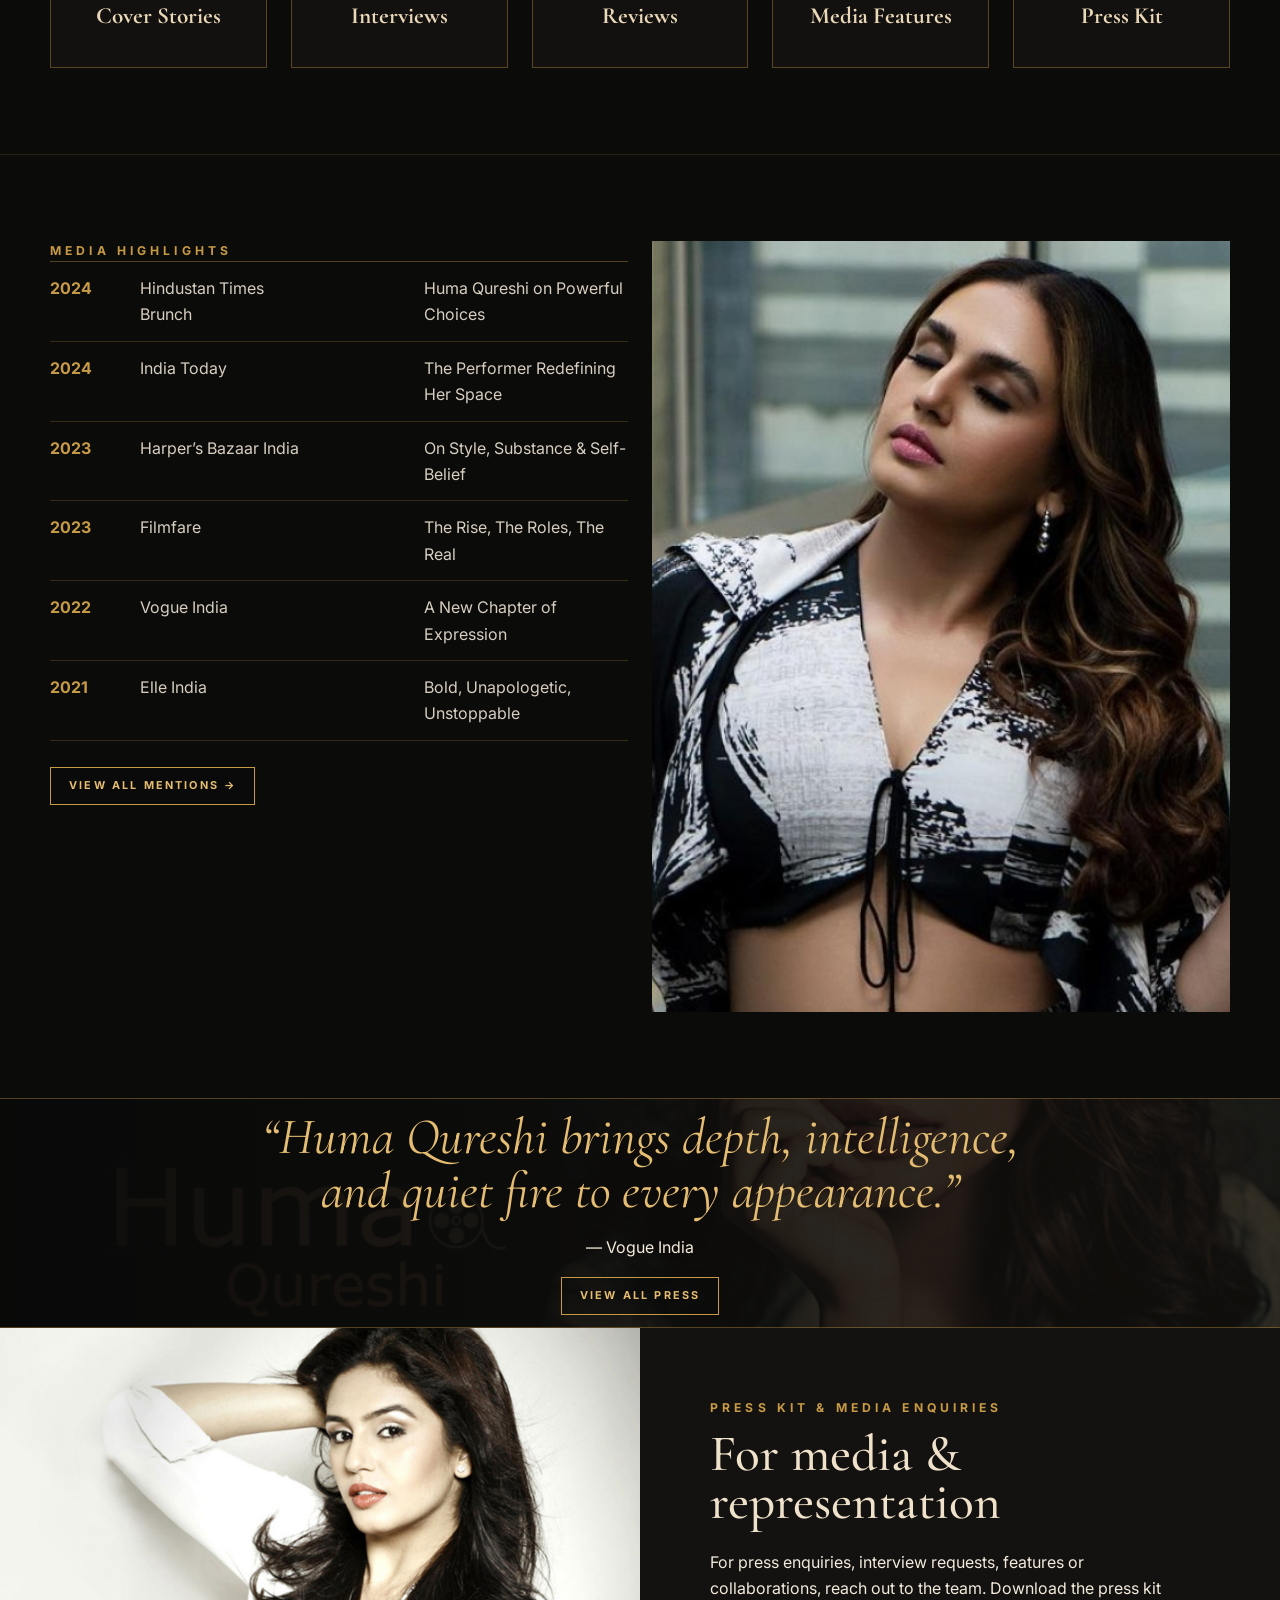
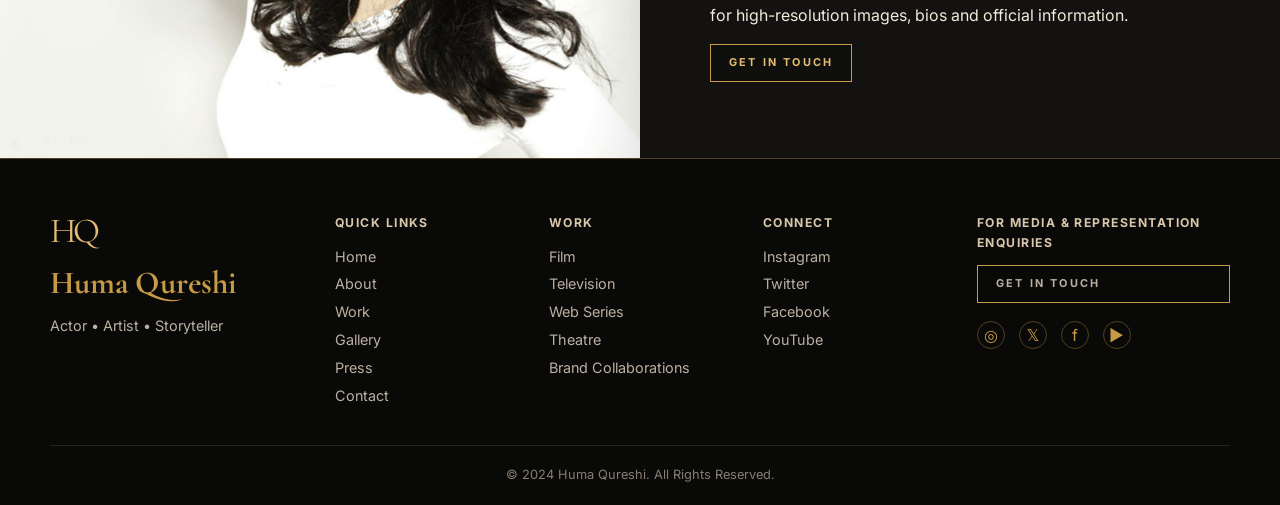
<file: press.html>
<!doctype html><html lang="en"><head><meta charset="utf-8"/><meta name="viewport" content="width=device-width, initial-scale=1"/><title>Press | Huma Qureshi</title><meta name="description" content="Official elegant portfolio website for Huma Qureshi."/><link rel="preconnect" href="https://fonts.googleapis.com"><link rel="preconnect" href="https://fonts.gstatic.com" crossorigin><link href="https://fonts.googleapis.com/css2?family=Cormorant+Garamond:wght@400;500;600;700&family=Great+Vibes&family=Inter:wght@300;400;500;600;700;800&display=swap" rel="stylesheet"><link rel="stylesheet" href="assets/styles.css"/></head><body><header class="site-header"><div class="container nav"><a class="brand" href="index.html"><span class="monogram">HQ</span><span class="brand-name">Huma Qureshi</span></a><button class="menu-toggle" aria-label="Open menu">Menu</button><nav class="nav-links"><a class="" href="index.html">Home</a><a class="" href="about.html">About</a><a class="" href="work.html">Work</a><a class="" href="gallery.html">Gallery</a><a class="active" href="press.html">Press</a><a class="" href="contact.html">Contact</a></nav></div></header><section class="hero"><img class="hero-img" src="images/huma-denim-hero.jpg" alt="Huma Qureshi portrait"><div class="container"><div class="hero-copy"><div class="kicker">Press</div><h1>In the Spotlight</h1><div class="hero-sub">Interviews • Features • Media Highlights</div><p class="lead">From candid conversations to compelling features, explore the stories, interviews and moments that capture the journey, voice and vision.</p><div class="signature">Huma Qureshi</div></div><div></div></div></section><section class="section"><div class="container center"><div class="kicker">Featured Coverage</div><h2 class="title md">Conversations that resonate.</h2><div class="grid three"><div class="card press-card"><img src="images/huma-pink-glam.jpg"><div class="body"><div class="kicker">Vogue India</div><h3>Huma Qureshi on craft, choices, and staying true</h3><p>A candid conversation about storytelling and the characters that shape her path.</p><a class="link-gold" href="#">Read Feature →</a></div></div><div class="card press-card"><img src="images/huma-black-dress.jpg"><div class="body"><div class="kicker">Film Companion</div><h3>Breaking barriers and building characters</h3><p>On complex roles and the changing landscape of Indian cinema.</p><a class="link-gold" href="#">Read Interview →</a></div></div><div class="card press-card"><img src="images/huma-white-studio.jpg"><div class="body"><div class="kicker">Elle India</div><h3>The many shades of Huma Qureshi</h3><p>From powerful performances to personal evolution.</p><a class="link-gold" href="#">Read Feature →</a></div></div></div></div></section><section class="section" style="padding-top:0"><div class="container grid five icon-row"><div class="tile"><div class="icon">▤</div><h3>Cover Stories</h3></div><div class="tile"><div class="icon">◉</div><h3>Interviews</h3></div><div class="tile"><div class="icon">☆</div><h3>Reviews</h3></div><div class="tile"><div class="icon">▣</div><h3>Media Features</h3></div><div class="tile"><div class="icon">⇩</div><h3>Press Kit</h3></div></div></section><section class="section"><div class="container two grid"><div><div class="kicker">Media Highlights</div><div class="table-list"><div class="table-row"><span class="year">2024</span><span>Hindustan Times Brunch</span><span></span><span>Huma Qureshi on Powerful Choices</span></div><div class="table-row"><span class="year">2024</span><span>India Today</span><span></span><span>The Performer Redefining Her Space</span></div><div class="table-row"><span class="year">2023</span><span>Harper’s Bazaar India</span><span></span><span>On Style, Substance & Self-Belief</span></div><div class="table-row"><span class="year">2023</span><span>Filmfare</span><span></span><span>The Rise, The Roles, The Real</span></div><div class="table-row"><span class="year">2022</span><span>Vogue India</span><span></span><span>A New Chapter of Expression</span></div><div class="table-row"><span class="year">2021</span><span>Elle India</span><span></span><span>Bold, Unapologetic, Unstoppable</span></div></div><p style="margin-top:26px"><a class="btn small" href="#">View All Mentions →</a></p></div><img src="images/huma-black-dress.jpg" alt="Huma Qureshi press portrait"></div></section><section class="feature-band"><div class="inner"><blockquote>“Huma Qureshi brings depth, intelligence, and quiet fire to every appearance.”</blockquote><p>— Vogue India</p><a class="btn small" href="#">View All Press</a></div></section><section class="split"><div class="split-img" style="background-image:url('images/huma-white-studio.jpg')"></div><div class="split-copy"><div class="kicker">Press Kit & Media Enquiries</div><h2 class="title md">For media & representation</h2><p>For press enquiries, interview requests, features or collaborations, reach out to the team. Download the press kit for high-resolution images, bios and official information.</p><a class="btn small" href="contact.html">Get in Touch</a></div></section><footer class="footer"><div class="container footer-grid"><div><div class="brand"><span class="monogram">HQ</span></div><h3 class="serif gold" style="font-size:2rem;margin:.6rem 0 0">Huma Qureshi</h3><p class="gold">Actor • Artist • Storyteller</p></div><div><h4>Quick Links</h4><a href="index.html">Home</a><a href="about.html">About</a><a href="work.html">Work</a><a href="gallery.html">Gallery</a><a href="press.html">Press</a><a href="contact.html">Contact</a></div><div><h4>Work</h4><a href="work.html#filmography">Film</a><a href="work.html#filmography">Television</a><a href="work.html#filmography">Web Series</a><a href="work.html#approach">Theatre</a><a href="contact.html">Brand Collaborations</a></div><div><h4>Connect</h4><a href="#">Instagram</a><a href="#">Twitter</a><a href="#">Facebook</a><a href="#">YouTube</a></div><div><h4>For media & representation enquiries</h4><a class="btn small" href="contact.html">Get in Touch</a><div class="social"><span>◎</span><span>𝕏</span><span>f</span><span>▶</span></div></div></div><div class="container copyright">© 2024 Huma Qureshi. All Rights Reserved.</div></footer><div class="whatsapp-float"><div class="wa-chat"><div class="wa-head">Huma Qureshi Enquiry Assistant</div><div class="wa-body"><div class="wa-msg">Hello. Select an enquiry type and continue on WhatsApp.</div><div class="wa-quick"><button data-wa="Hello, I want to enquire about media or press coordination for Huma Qureshi.">Media & Press</button><button data-wa="Hello, I want to enquire about representation or management for Huma Qureshi.">Representation</button><button data-wa="Hello, I want to discuss a brand collaboration with Huma Qureshi.">Brand Collaboration</button><button data-wa="Hello, I want to enquire about an event appearance or speaking engagement for Huma Qureshi.">Event / Speaking</button></div></div></div><button class="wa-button" aria-label="Open WhatsApp enquiry bot">✆</button></div><script src="assets/script.js"></script></body></html>
</file>
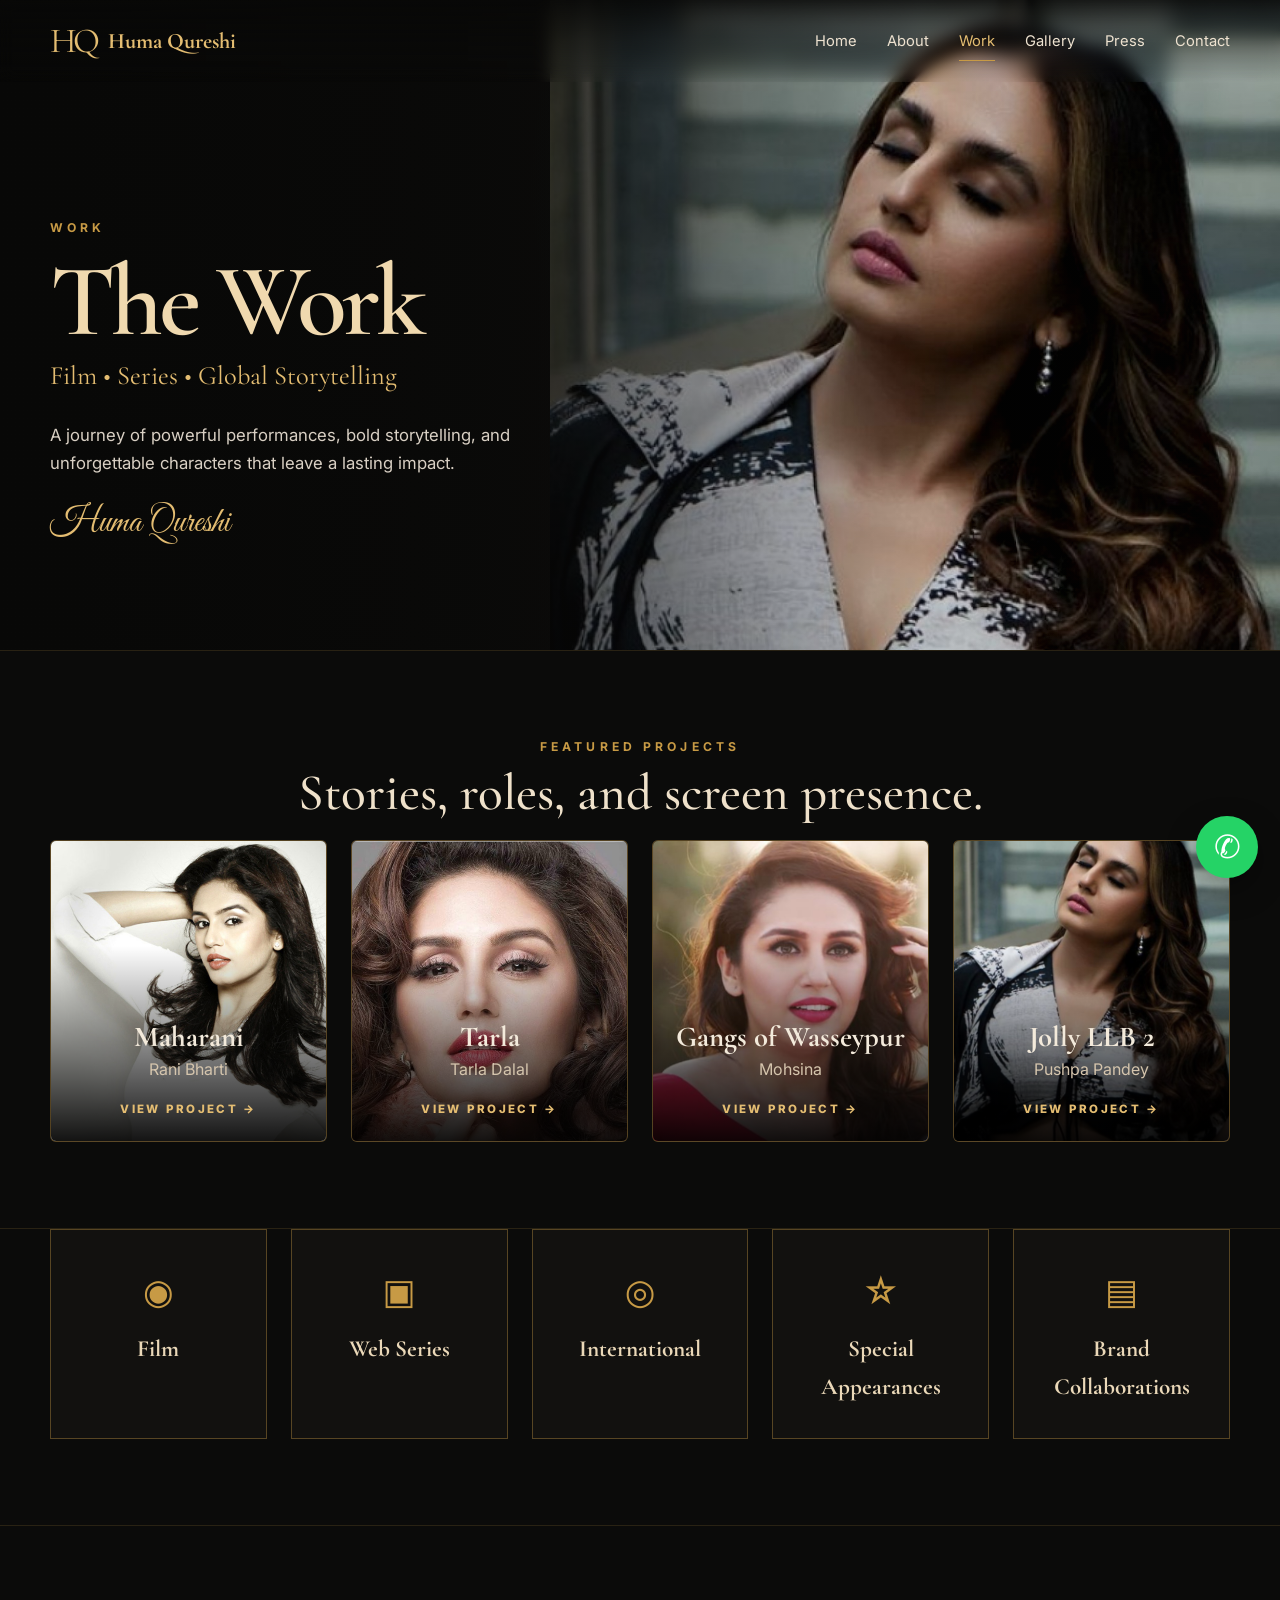
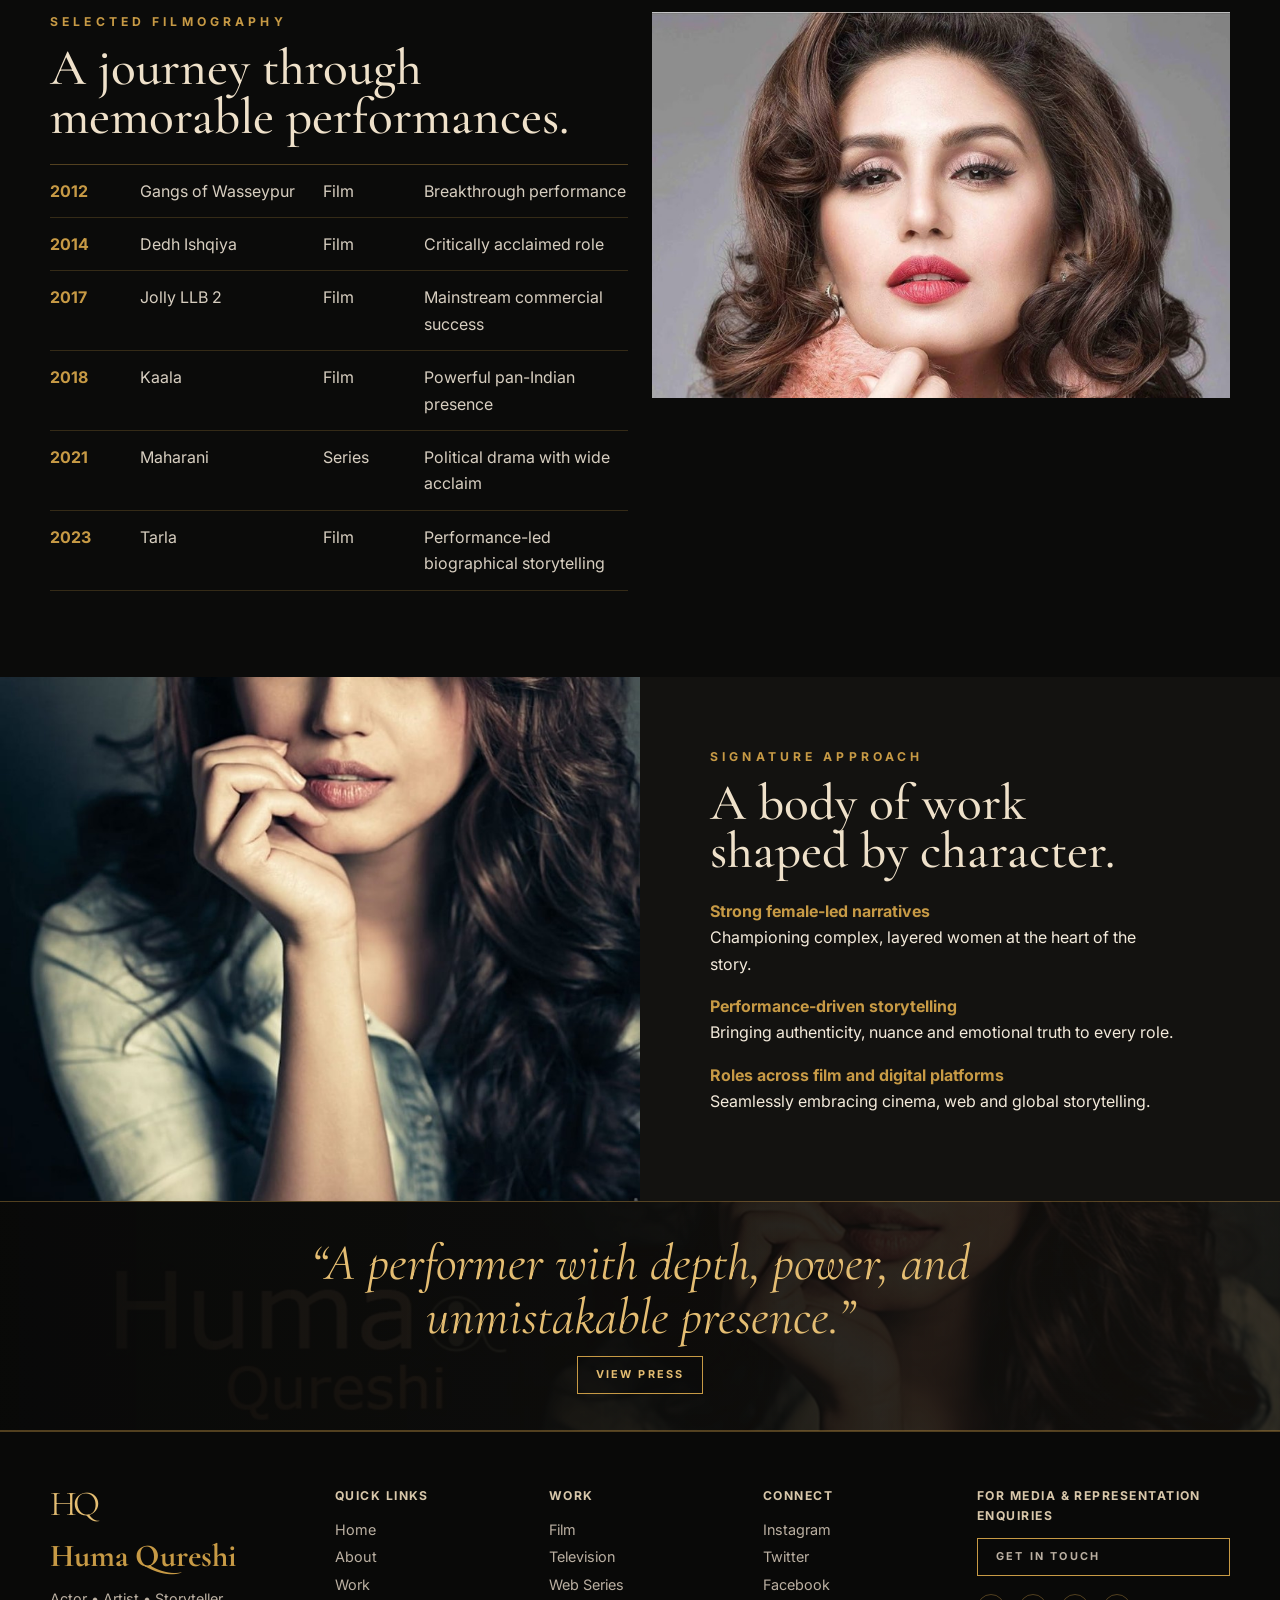
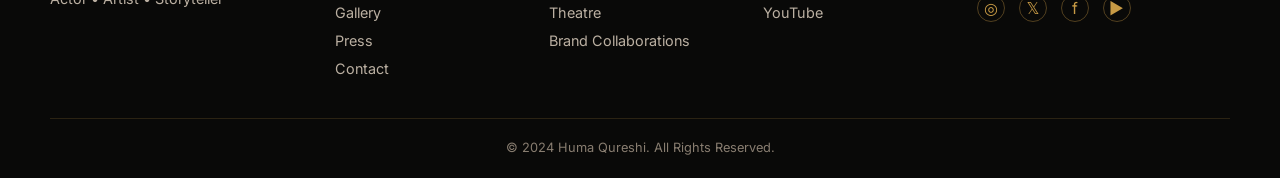
<file: work.html>
<!doctype html><html lang="en"><head><meta charset="utf-8"/><meta name="viewport" content="width=device-width, initial-scale=1"/><title>Work | Huma Qureshi</title><meta name="description" content="Official elegant portfolio website for Huma Qureshi."/><link rel="preconnect" href="https://fonts.googleapis.com"><link rel="preconnect" href="https://fonts.gstatic.com" crossorigin><link href="https://fonts.googleapis.com/css2?family=Cormorant+Garamond:wght@400;500;600;700&family=Great+Vibes&family=Inter:wght@300;400;500;600;700;800&display=swap" rel="stylesheet"><link rel="stylesheet" href="assets/styles.css"/></head><body><header class="site-header"><div class="container nav"><a class="brand" href="index.html"><span class="monogram">HQ</span><span class="brand-name">Huma Qureshi</span></a><button class="menu-toggle" aria-label="Open menu">Menu</button><nav class="nav-links"><a class="" href="index.html">Home</a><a class="" href="about.html">About</a><a class="active" href="work.html">Work</a><a class="" href="gallery.html">Gallery</a><a class="" href="press.html">Press</a><a class="" href="contact.html">Contact</a></nav></div></header><section class="hero"><img class="hero-img" src="images/huma-black-dress.jpg" alt="Huma Qureshi portrait"><div class="container"><div class="hero-copy"><div class="kicker">Work</div><h1>The Work</h1><div class="hero-sub">Film • Series • Global Storytelling</div><p class="lead">A journey of powerful performances, bold storytelling, and unforgettable characters that leave a lasting impact.</p><div class="signature">Huma Qureshi</div></div><div></div></div></section><section class="section"><div class="container center"><div class="kicker">Featured Projects</div><h2 class="title md">Stories, roles, and screen presence.</h2><div class="grid four"><a class="card project-card" href="#filmography"><img src="images/huma-white-studio.jpg" alt="Maharani"><div class="project-info"><h3>Maharani</h3><p>Rani Bharti</p><span class="link-gold">View Project →</span></div></a><a class="card project-card" href="#filmography"><img src="images/huma-pink-glam.jpg" alt="Tarla"><div class="project-info"><h3>Tarla</h3><p>Tarla Dalal</p><span class="link-gold">View Project →</span></div></a><a class="card project-card" href="#filmography"><img src="images/huma-red-outdoor.jpg" alt="Gangs of Wasseypur"><div class="project-info"><h3>Gangs of Wasseypur</h3><p>Mohsina</p><span class="link-gold">View Project →</span></div></a><a class="card project-card" href="#filmography"><img src="images/huma-black-dress.jpg" alt="Jolly LLB 2"><div class="project-info"><h3>Jolly LLB 2</h3><p>Pushpa Pandey</p><span class="link-gold">View Project →</span></div></a></div></div></section><section class="section" style="padding-top:0"><div class="container grid five icon-row"><div class="tile"><div class="icon">◉</div><h3>Film</h3></div><div class="tile"><div class="icon">▣</div><h3>Web Series</h3></div><div class="tile"><div class="icon">◎</div><h3>International</h3></div><div class="tile"><div class="icon">☆</div><h3>Special Appearances</h3></div><div class="tile"><div class="icon">▤</div><h3>Brand Collaborations</h3></div></div></section><section class="section" id="filmography"><div class="container two grid"><div><div class="kicker">Selected Filmography</div><h2 class="title md">A journey through<br>memorable performances.</h2><div class="table-list"><div class="table-row"><span class="year">2012</span><span>Gangs of Wasseypur</span><span>Film</span><span>Breakthrough performance</span></div><div class="table-row"><span class="year">2014</span><span>Dedh Ishqiya</span><span>Film</span><span>Critically acclaimed role</span></div><div class="table-row"><span class="year">2017</span><span>Jolly LLB 2</span><span>Film</span><span>Mainstream commercial success</span></div><div class="table-row"><span class="year">2018</span><span>Kaala</span><span>Film</span><span>Powerful pan-Indian presence</span></div><div class="table-row"><span class="year">2021</span><span>Maharani</span><span>Series</span><span>Political drama with wide acclaim</span></div><div class="table-row"><span class="year">2023</span><span>Tarla</span><span>Film</span><span>Performance-led biographical storytelling</span></div></div></div><img src="images/huma-pink-glam.jpg" alt="Huma Qureshi portrait"></div></section><section class="split" id="approach"><div class="split-img" style="background-image:url('images/huma-denim-vertical.jpg')"></div><div class="split-copy"><div class="kicker">Signature Approach</div><h2 class="title md">A body of work<br>shaped by character.</h2><p><b class="gold">Strong female-led narratives</b><br>Championing complex, layered women at the heart of the story.</p><p><b class="gold">Performance-driven storytelling</b><br>Bringing authenticity, nuance and emotional truth to every role.</p><p><b class="gold">Roles across film and digital platforms</b><br>Seamlessly embracing cinema, web and global storytelling.</p></div></section><section class="feature-band"><div class="inner"><blockquote>“A performer with depth, power, and unmistakable presence.”</blockquote><a class="btn small" href="press.html">View Press</a></div></section><footer class="footer"><div class="container footer-grid"><div><div class="brand"><span class="monogram">HQ</span></div><h3 class="serif gold" style="font-size:2rem;margin:.6rem 0 0">Huma Qureshi</h3><p class="gold">Actor • Artist • Storyteller</p></div><div><h4>Quick Links</h4><a href="index.html">Home</a><a href="about.html">About</a><a href="work.html">Work</a><a href="gallery.html">Gallery</a><a href="press.html">Press</a><a href="contact.html">Contact</a></div><div><h4>Work</h4><a href="work.html#filmography">Film</a><a href="work.html#filmography">Television</a><a href="work.html#filmography">Web Series</a><a href="work.html#approach">Theatre</a><a href="contact.html">Brand Collaborations</a></div><div><h4>Connect</h4><a href="#">Instagram</a><a href="#">Twitter</a><a href="#">Facebook</a><a href="#">YouTube</a></div><div><h4>For media & representation enquiries</h4><a class="btn small" href="contact.html">Get in Touch</a><div class="social"><span>◎</span><span>𝕏</span><span>f</span><span>▶</span></div></div></div><div class="container copyright">© 2024 Huma Qureshi. All Rights Reserved.</div></footer><div class="whatsapp-float"><div class="wa-chat"><div class="wa-head">Huma Qureshi Enquiry Assistant</div><div class="wa-body"><div class="wa-msg">Hello. Select an enquiry type and continue on WhatsApp.</div><div class="wa-quick"><button data-wa="Hello, I want to enquire about media or press coordination for Huma Qureshi.">Media & Press</button><button data-wa="Hello, I want to enquire about representation or management for Huma Qureshi.">Representation</button><button data-wa="Hello, I want to discuss a brand collaboration with Huma Qureshi.">Brand Collaboration</button><button data-wa="Hello, I want to enquire about an event appearance or speaking engagement for Huma Qureshi.">Event / Speaking</button></div></div></div><button class="wa-button" aria-label="Open WhatsApp enquiry bot">✆</button></div><script src="assets/script.js"></script></body></html>
</file>
<file: assets/styles.css>
:root {
  --bg:#0b0b0a;
  --panel:#131210;
  --panel-2:#191713;
  --text:#f3eadb;
  --muted:#bdb2a2;
  --gold:#c79a45;
  --gold-2:#e4bd72;
  --line:rgba(199,154,69,.38);
  --soft:#201c17;
  --max:1180px;
}
*{box-sizing:border-box}
html{scroll-behavior:smooth}
body{margin:0;background:var(--bg);color:var(--text);font-family:'Inter',system-ui,-apple-system,BlinkMacSystemFont,'Segoe UI',sans-serif;line-height:1.65;overflow-x:hidden}
a{color:inherit;text-decoration:none}
img{max-width:100%;display:block}
.container{width:min(var(--max),calc(100% - 48px));margin-inline:auto}
.serif{font-family:'Cormorant Garamond','Georgia',serif}.gold{color:var(--gold)}
.kicker{letter-spacing:.34em;text-transform:uppercase;color:var(--gold);font-weight:700;font-size:.76rem}.signature{font-family:'Great Vibes',cursive;color:var(--gold-2);font-size:2.2rem;line-height:1;margin-top:1.8rem}.lead{font-size:1.05rem;color:#d9d0c4;max-width:520px}.section{padding:86px 0;border-top:1px solid rgba(199,154,69,.16)}
.site-header{position:fixed;top:0;left:0;right:0;z-index:1000;background:linear-gradient(180deg,rgba(8,8,7,.88),rgba(8,8,7,.34),transparent);backdrop-filter:blur(8px)}
.nav{height:82px;display:flex;align-items:center;justify-content:space-between}.brand{display:flex;align-items:center;gap:12px;color:var(--gold-2)}.monogram{font-family:'Cormorant Garamond',serif;font-size:2.2rem;line-height:1;letter-spacing:-.12em}.brand-name{font-family:'Cormorant Garamond',serif;font-size:1.38rem;font-weight:700}.nav-links{display:flex;gap:30px;align-items:center}.nav-links a{font-size:.92rem;color:#eee2d0;position:relative}.nav-links a.active,.nav-links a:hover{color:var(--gold-2)}.nav-links a.active:after,.nav-links a:hover:after{content:"";position:absolute;left:0;right:0;bottom:-8px;height:1px;background:var(--gold)}.menu-toggle{display:none;background:none;border:1px solid var(--line);color:var(--gold);padding:8px 10px}
.hero{min-height:650px;padding-top:110px;display:flex;align-items:center;position:relative;overflow:hidden;background:radial-gradient(circle at 72% 28%,rgba(95,78,58,.35),transparent 38%),linear-gradient(90deg,#080807 0%,#11100f 52%,#24211e 100%)}.hero:before{content:"";position:absolute;inset:0;background:linear-gradient(90deg,rgba(8,8,7,.96) 0%,rgba(8,8,7,.78) 38%,rgba(8,8,7,.16) 72%,rgba(8,8,7,.25) 100%);z-index:1}.hero .container{position:relative;z-index:2;display:grid;grid-template-columns:.92fr 1.08fr;align-items:center;gap:30px}.hero-copy{padding:80px 0}.hero h1{font-family:'Cormorant Garamond',serif;font-size:clamp(4.2rem,8vw,8.4rem);line-height:.86;margin:18px 0 10px;color:#f0d9af;font-weight:600;letter-spacing:-.045em}.hero-sub{font-family:'Cormorant Garamond',serif;font-size:1.65rem;color:var(--gold-2);margin-bottom:24px}.hero-img{position:absolute;right:0;bottom:0;width:57%;height:100%;object-fit:cover;object-position:center top;filter:contrast(1.04) saturate(.96)}.btn{display:inline-flex;align-items:center;gap:10px;border:1px solid var(--gold);padding:13px 26px;color:var(--gold-2);letter-spacing:.2em;text-transform:uppercase;font-size:.75rem;font-weight:700;background:rgba(10,10,9,.35);transition:.25s}.btn:hover{background:var(--gold);color:#0b0b0a}.btn.small{padding:9px 18px;font-size:.68rem}.center{text-align:center}.grid{display:grid;gap:24px}.two{grid-template-columns:1fr 1fr}.three{grid-template-columns:repeat(3,1fr)}.four{grid-template-columns:repeat(4,1fr)}.five{grid-template-columns:repeat(5,1fr)}
.split{display:grid;grid-template-columns:1fr 1fr;align-items:stretch;background:var(--panel)}.split-img{min-height:430px;background-size:cover;background-position:center}.split-copy{padding:70px 8vw 70px 70px}.title{font-family:'Cormorant Garamond',serif;font-size:clamp(2.5rem,5vw,4.4rem);line-height:.95;margin:12px 0 22px;font-weight:500;color:#efe1ca}.title.md{font-size:clamp(2rem,4vw,3.3rem)}.quote{font-family:'Cormorant Garamond',serif;color:var(--gold-2);font-size:1.55rem;font-style:italic;line-height:1.2}
.card{background:linear-gradient(180deg,rgba(28,25,21,.92),rgba(13,13,12,.98));border:1px solid var(--line);overflow:hidden}.project-card{min-height:300px;position:relative;border-radius:6px}.project-card img{height:300px;width:100%;object-fit:cover}.project-card:after{content:"";position:absolute;inset:35% 0 0;background:linear-gradient(transparent,rgba(0,0,0,.92))}.project-info{position:absolute;z-index:2;left:22px;right:22px;bottom:20px}.project-info h3{font-family:'Cormorant Garamond',serif;font-size:1.8rem;line-height:1;margin:0}.project-info p{margin:4px 0 12px;color:#d5c5ad}.link-gold{color:var(--gold-2);letter-spacing:.2em;text-transform:uppercase;font-size:.72rem;font-weight:800}.icon-row .tile{padding:32px 18px;text-align:center;border:1px solid var(--line);background:#12110f}.icon{font-size:2.2rem;color:var(--gold);margin-bottom:10px}.tile h3{font-family:'Cormorant Garamond',serif;font-size:1.45rem;margin:0;color:#ead8b8}.table-list{border-top:1px solid var(--line)}.table-row{display:grid;grid-template-columns:70px 1.6fr .8fr 2fr;gap:20px;padding:13px 0;border-bottom:1px solid rgba(199,154,69,.22);color:#d7cec0}.year{color:var(--gold);font-weight:700}.feature-band{background:linear-gradient(90deg,rgba(9,9,8,.98),rgba(20,16,12,.85)),url('../images/huma-logo-wide.jpg') center/cover;min-height:230px;display:flex;align-items:center;border-top:1px solid var(--line);border-bottom:1px solid var(--line)}.feature-band .inner{text-align:center;width:min(820px,calc(100% - 48px));margin:auto}.feature-band blockquote{font-family:'Cormorant Garamond',serif;color:var(--gold-2);font-size:clamp(2rem,4vw,3.5rem);font-style:italic;line-height:1.05;margin:0 0 12px}.footer{background:#090908;border-top:1px solid var(--line);padding:54px 0 20px}.footer-grid{display:grid;grid-template-columns:1.2fr .85fr .85fr .85fr 1.25fr;gap:42px}.footer h4{letter-spacing:.12em;text-transform:uppercase;font-size:.76rem;color:#d8c7aa;margin:0 0 12px}.footer a,.footer p{display:block;color:#bbb0a2;margin:4px 0;font-size:.9rem}.copyright{text-align:center;color:#887d70;border-top:1px solid rgba(199,154,69,.18);padding-top:18px;margin-top:34px;font-size:.8rem}.social{display:flex;gap:14px;margin-top:18px}.social span{width:28px;height:28px;border:1px solid var(--line);display:grid;place-items:center;color:var(--gold);border-radius:50%}
.gallery-grid{display:grid;grid-template-columns:1.05fr .95fr 1.05fr;gap:16px}.gallery-tile{position:relative;border:1px solid var(--line);overflow:hidden;background:#111}.gallery-tile img{width:100%;height:100%;object-fit:cover;transition:.45s}.gallery-tile:hover img{transform:scale(1.04)}.gallery-tile.tall{grid-row:span 2;min-height:560px}.gallery-tile.wide{min-height:270px}.caption{position:absolute;left:0;right:0;bottom:0;background:linear-gradient(transparent,rgba(0,0,0,.86));padding:45px 14px 12px;color:var(--gold-2);font-family:'Cormorant Garamond',serif;font-size:1.05rem}.press-card img{height:260px;width:100%;object-fit:cover}.press-card .body{padding:24px}.press-card h3{font-family:'Cormorant Garamond',serif;font-size:1.7rem;line-height:1.12;margin:8px 0}.press-card p{color:#c8beb0}.contact-wrap{display:grid;grid-template-columns:.85fr 1.55fr;gap:28px}.contact-panel,.form-panel,.faq-row{border:1px solid var(--line);background:var(--panel);padding:28px}.contact-item{display:grid;grid-template-columns:54px 1fr;gap:16px;align-items:center;margin:26px 0}.contact-icon{width:54px;height:54px;border:1px solid var(--line);border-radius:50%;display:grid;place-items:center;color:var(--gold);font-size:1.5rem}.contact-item h3{font-family:'Cormorant Garamond',serif;font-size:1.4rem;margin:0}.contact-item p{margin:0;color:#d6cabc}.lead-form{display:grid;grid-template-columns:1fr 1fr;gap:18px 28px}.field.full{grid-column:1/-1}.field label{display:block;margin-bottom:6px;color:#ead8b8;font-family:'Cormorant Garamond',serif;font-size:1.15rem}.field input,.field select,.field textarea{width:100%;background:#181715;border:1px solid rgba(199,154,69,.48);color:var(--text);padding:13px 14px;font:inherit;outline:none}.field textarea{min-height:150px;resize:vertical}.checkbox{grid-column:1/-1;color:#d9d0c4}.faq-row{display:flex;align-items:center;justify-content:space-between;margin-bottom:12px;padding:16px 22px}.whatsapp-float{position:fixed;right:22px;bottom:22px;z-index:1100}.wa-button{width:62px;height:62px;border-radius:50%;border:none;background:#25D366;color:white;font-size:2rem;box-shadow:0 12px 30px rgba(0,0,0,.35);cursor:pointer}.wa-chat{position:absolute;right:0;bottom:78px;width:330px;background:#11100e;border:1px solid var(--line);box-shadow:0 20px 60px rgba(0,0,0,.45);display:none}.wa-chat.open{display:block}.wa-head{padding:16px 18px;background:linear-gradient(135deg,#1a1712,#251d12);color:var(--gold-2);font-weight:700}.wa-body{padding:18px}.wa-msg{background:#1a1916;border:1px solid rgba(199,154,69,.18);padding:12px;border-radius:10px;margin-bottom:12px;color:#e8ded0}.wa-quick{display:grid;gap:8px}.wa-quick button{background:transparent;border:1px solid var(--line);color:var(--text);padding:10px;text-align:left;cursor:pointer}.wa-quick button:hover{border-color:var(--gold);color:var(--gold-2)}
@media(max-width:900px){.nav-links{position:absolute;top:82px;left:24px;right:24px;background:#0d0c0b;border:1px solid var(--line);padding:18px;display:none;flex-direction:column;align-items:flex-start}.nav-links.open{display:flex}.menu-toggle{display:block}.hero{min-height:auto}.hero .container{grid-template-columns:1fr}.hero-img{position:relative;width:100%;height:520px;order:2}.hero:before{background:linear-gradient(180deg,rgba(8,8,7,.96),rgba(8,8,7,.62))}.split,.two,.three,.four,.five,.contact-wrap,.footer-grid,.lead-form{grid-template-columns:1fr}.split-copy{padding:46px 24px}.gallery-grid{grid-template-columns:1fr}.gallery-tile.tall{min-height:420px}.table-row{grid-template-columns:60px 1fr}.table-row span:nth-child(n+3){display:none}.container{width:min(100% - 32px,var(--max))}.hero h1{font-size:4.2rem}.footer-grid{gap:24px}.wa-chat{width:300px}}
</file>
